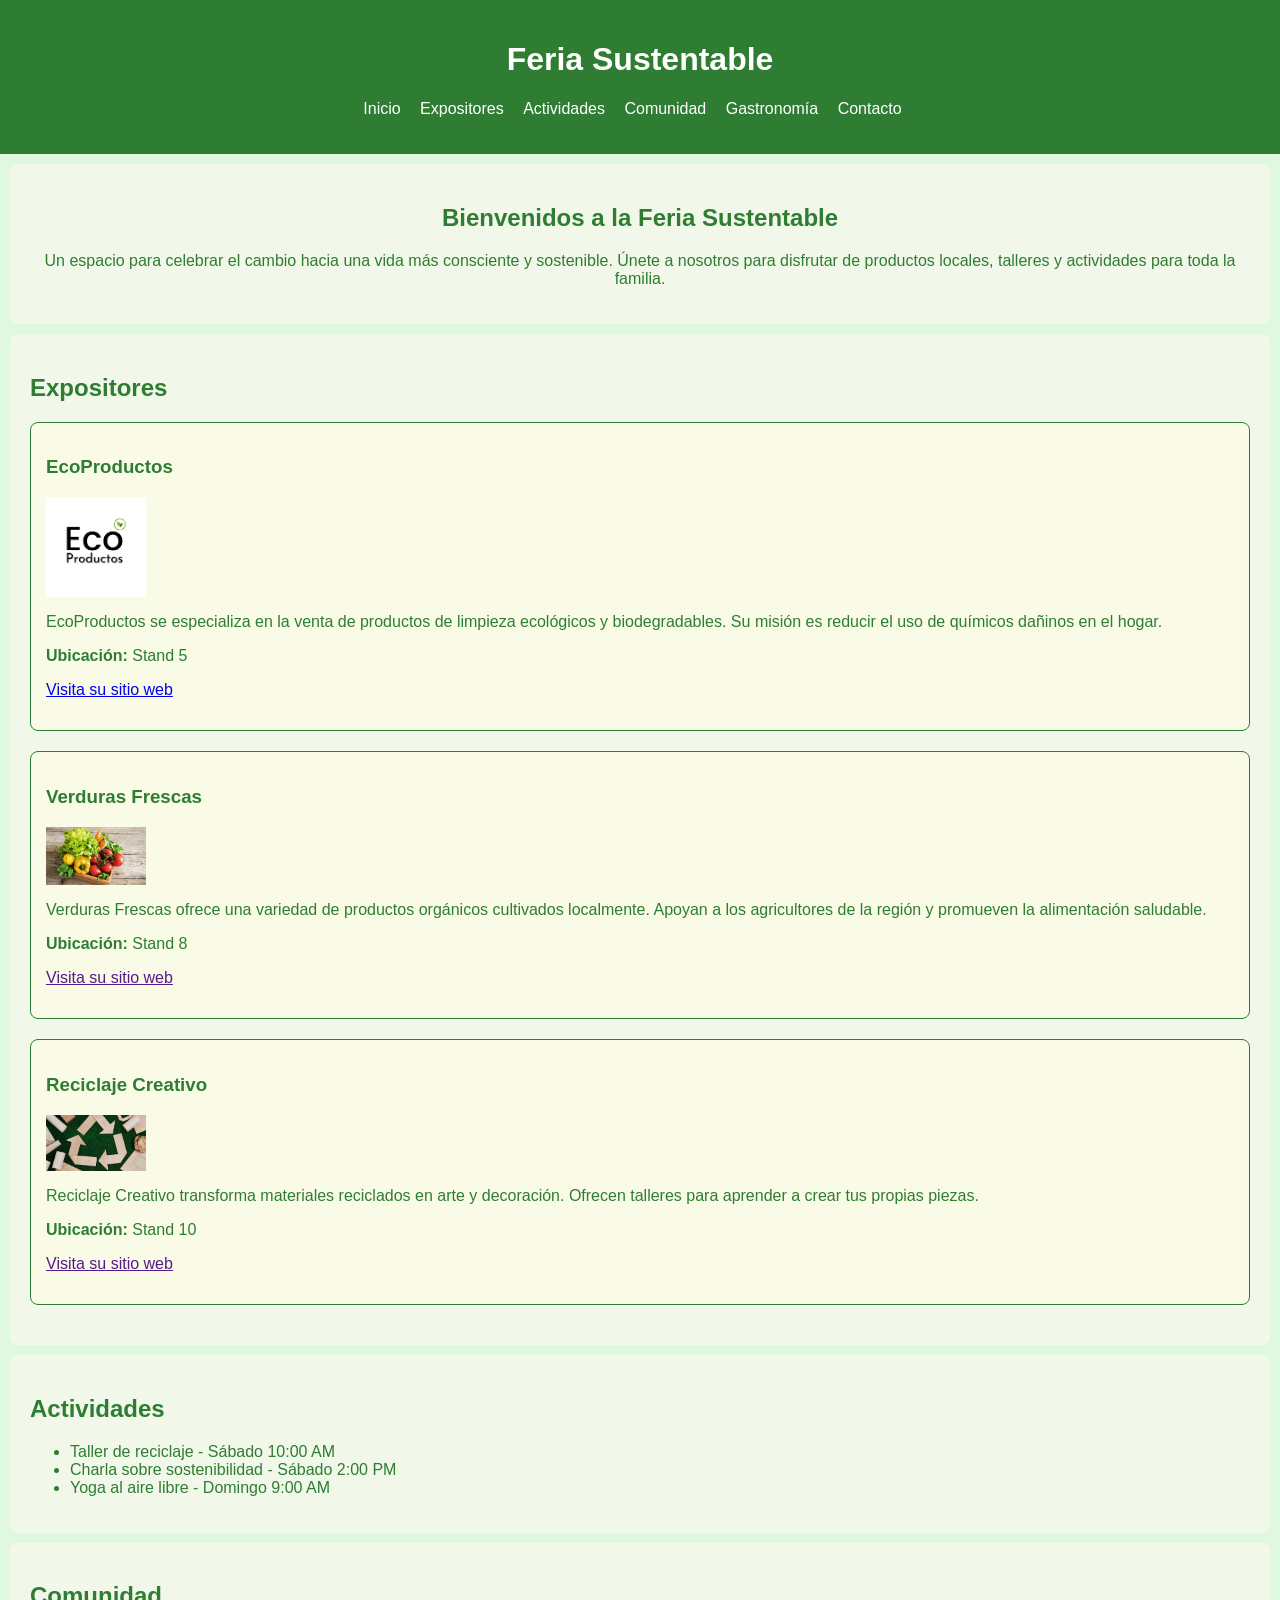
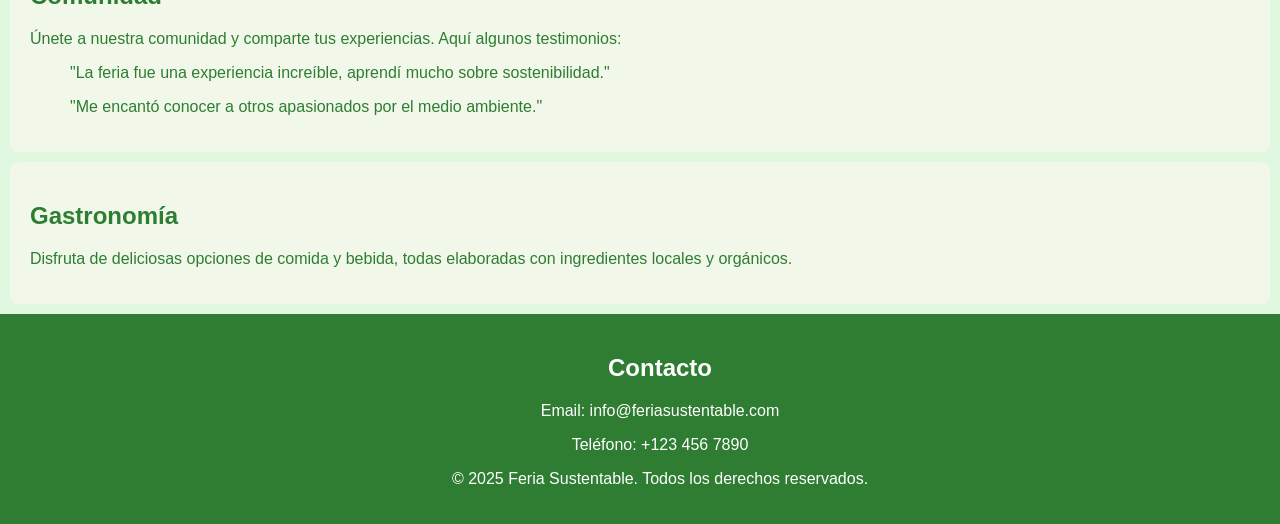
<file: feria-sustentable/index.html>
<!DOCTYPE html>
<html lang="es">
<head>
    <meta charset="UTF-8">
    <meta name="viewport" content="width=device-width, initial-scale=1.0">
    <title>Feria Sustentable</title>
    <link rel="stylesheet" href="styles.css">
</head>
<body>
    <header>
        <div class="logo">
            <h1>Feria Sustentable</h1>
        </div>
        <nav>
            <ul>
                <li><a href="#bienvenida">Inicio</a></li>
                <li><a href="#expositores">Expositores</a></li>
                <li><a href="#actividades">Actividades</a></li>
                <li><a href="#comunidad">Comunidad</a></li>
                <li><a href="#gastronomia">Gastronomía</a></li>
                <li><a href="#contacto">Contacto</a></li>
            </ul>
        </nav>
    </header>

    <main>
        <section id="bienvenida" class="bienvenida">
            <h2>Bienvenidos a la Feria Sustentable</h2>
            <p>Un espacio para celebrar el cambio hacia una vida más consciente y sostenible. Únete a nosotros para disfrutar de productos locales, talleres y actividades para toda la familia.</p>
        </section>

        <section id="expositores">
            <h2>Expositores</h2>
            
            <div class="expositor">
                <h3>EcoProductos</h3>
                <img src="EcoLogo.png" alt="Logo de EcoProductos" class="expositor-logo">
                <p>EcoProductos se especializa en la venta de productos de limpieza ecológicos y biodegradables. Su misión es reducir el uso de químicos dañinos en el hogar.</p>
                <p><strong>Ubicación:</strong> Stand 5</p>
                <p><a href="https://www.ecoproductos.com" target="_blank">Visita su sitio web</a></p>
            </div>

            <div class="expositor">
                <h3>Verduras Frescas</h3>
                <img src="Verduras-Frescas.jpg" alt="Logo de Verduras Frescas" class="expositor-logo">
                <p>Verduras Frescas ofrece una variedad de productos orgánicos cultivados localmente. Apoyan a los agricultores de la región y promueven la alimentación saludable.</p>
                <p><strong>Ubicación:</strong> Stand 8</p>
                <p><a href="" target="_blank">Visita su sitio web</a></p>
            </div>

            <div class="expositor">
                <h3>Reciclaje Creativo</h3>
                <img src="reciclaje-creativo.jpg" alt="Logo de Reciclaje Creativo" class="expositor-logo">
                <p>Reciclaje Creativo transforma materiales reciclados en arte y decoración. Ofrecen talleres para aprender a crear tus propias piezas.</p>
                <p><strong>Ubicación:</strong> Stand 10</p>
                <p><a href="" target="_blank">Visita su sitio web</a></p>
            </div>
        </section>

        <section id="actividades">
            <h2>Actividades</h2>
            <ul>
                <li>Taller de reciclaje - Sábado 10:00 AM</li>
                <li>Charla sobre sostenibilidad - Sábado 2:00 PM</li>
                <li>Yoga al aire libre - Domingo 9:00 AM</li>
            </ul>
        </section>

        <section id="comunidad">
            <h2>Comunidad</h2>
            <p>Únete a nuestra comunidad y comparte tus experiencias. Aquí algunos testimonios:</p>
            <blockquote>"La feria fue una experiencia increíble, aprendí mucho sobre sostenibilidad."</blockquote>
            <blockquote>"Me encantó conocer a otros apasionados por el medio ambiente."</blockquote>
        </section>

        <section id="gastronomia">
            <h2>Gastronomía</h2>
            <p>Disfruta de deliciosas opciones de comida y bebida, todas elaboradas con ingredientes locales y orgánicos.</p>
        </section>
    </main>

    <footer>
        <div class="contacto" id="contacto">
            <h2>Contacto</h2>
            <p>Email: info@feriasustentable.com</p>
            <p>Teléfono: +123 456 7890</p>
        </div>
        <p>&copy; 2025 Feria Sustentable. Todos los derechos reservados.</p>
    </footer>
</body>
</html>
</file>
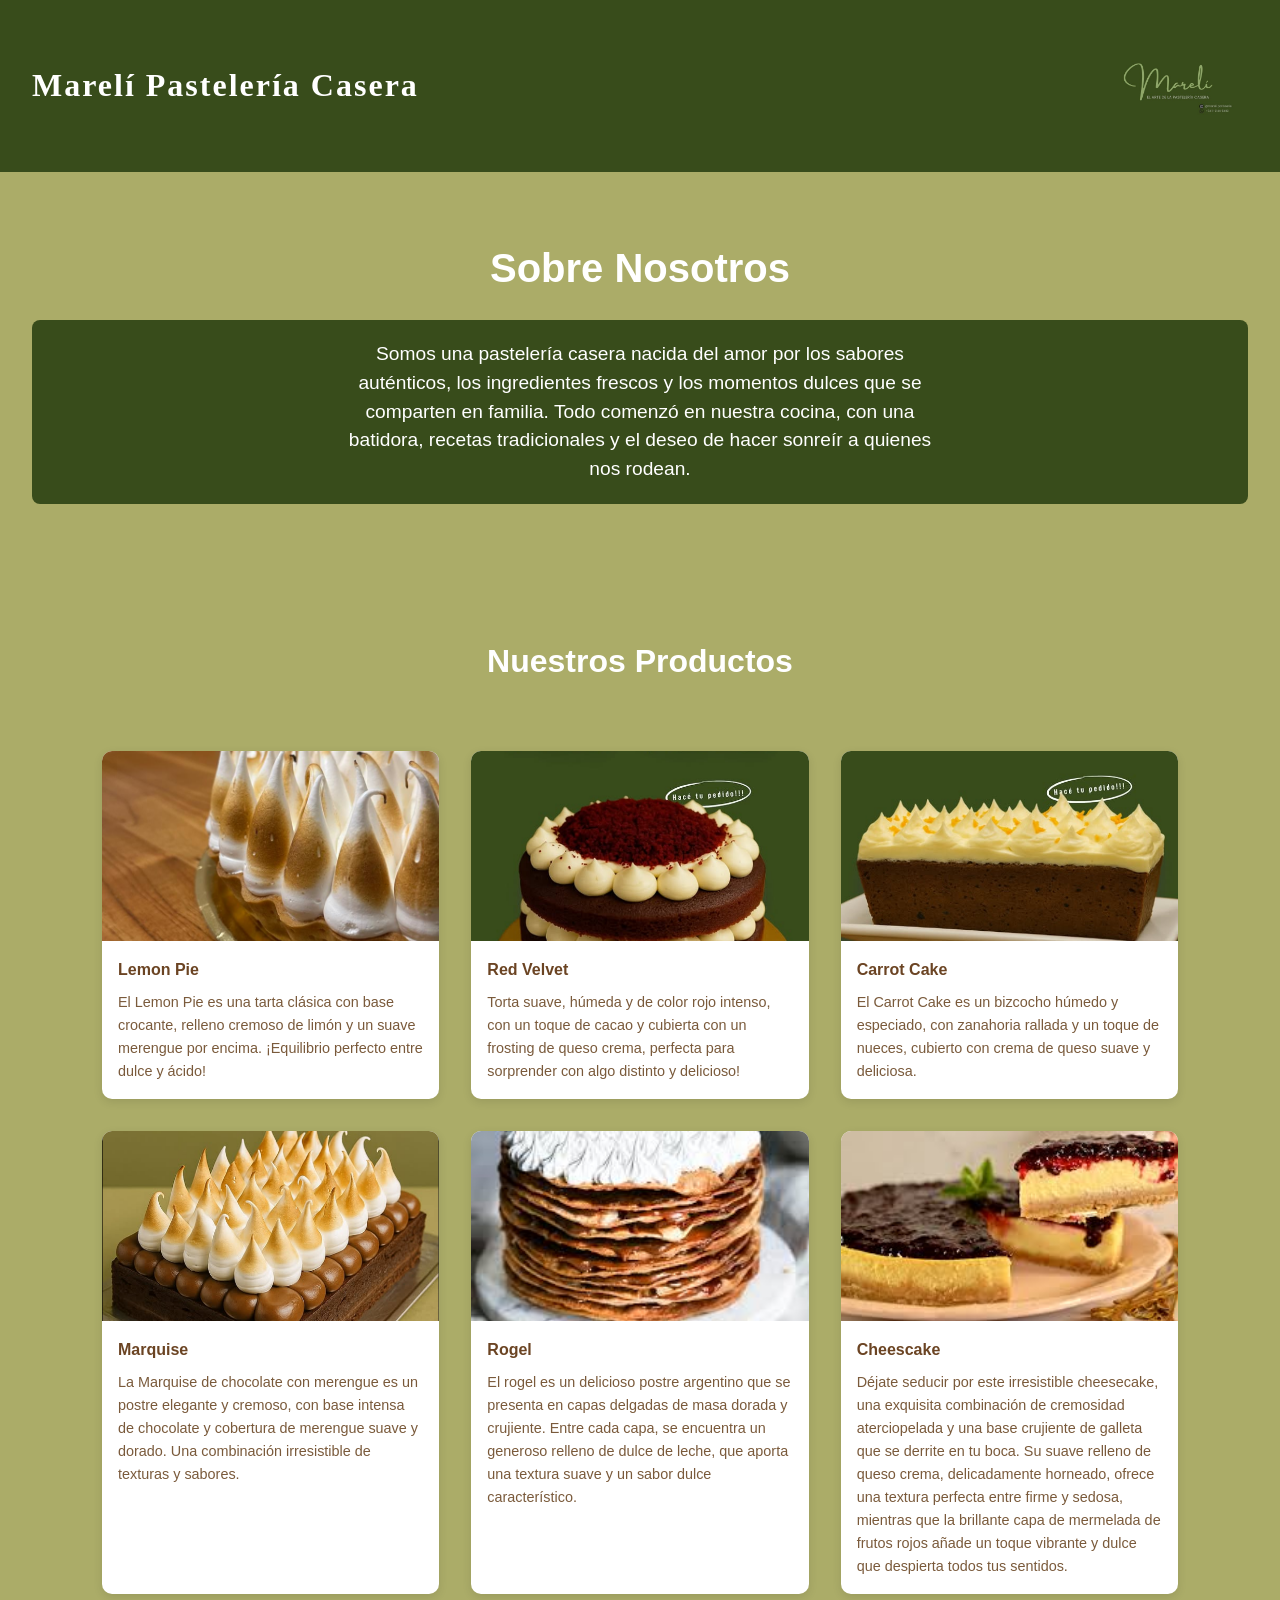
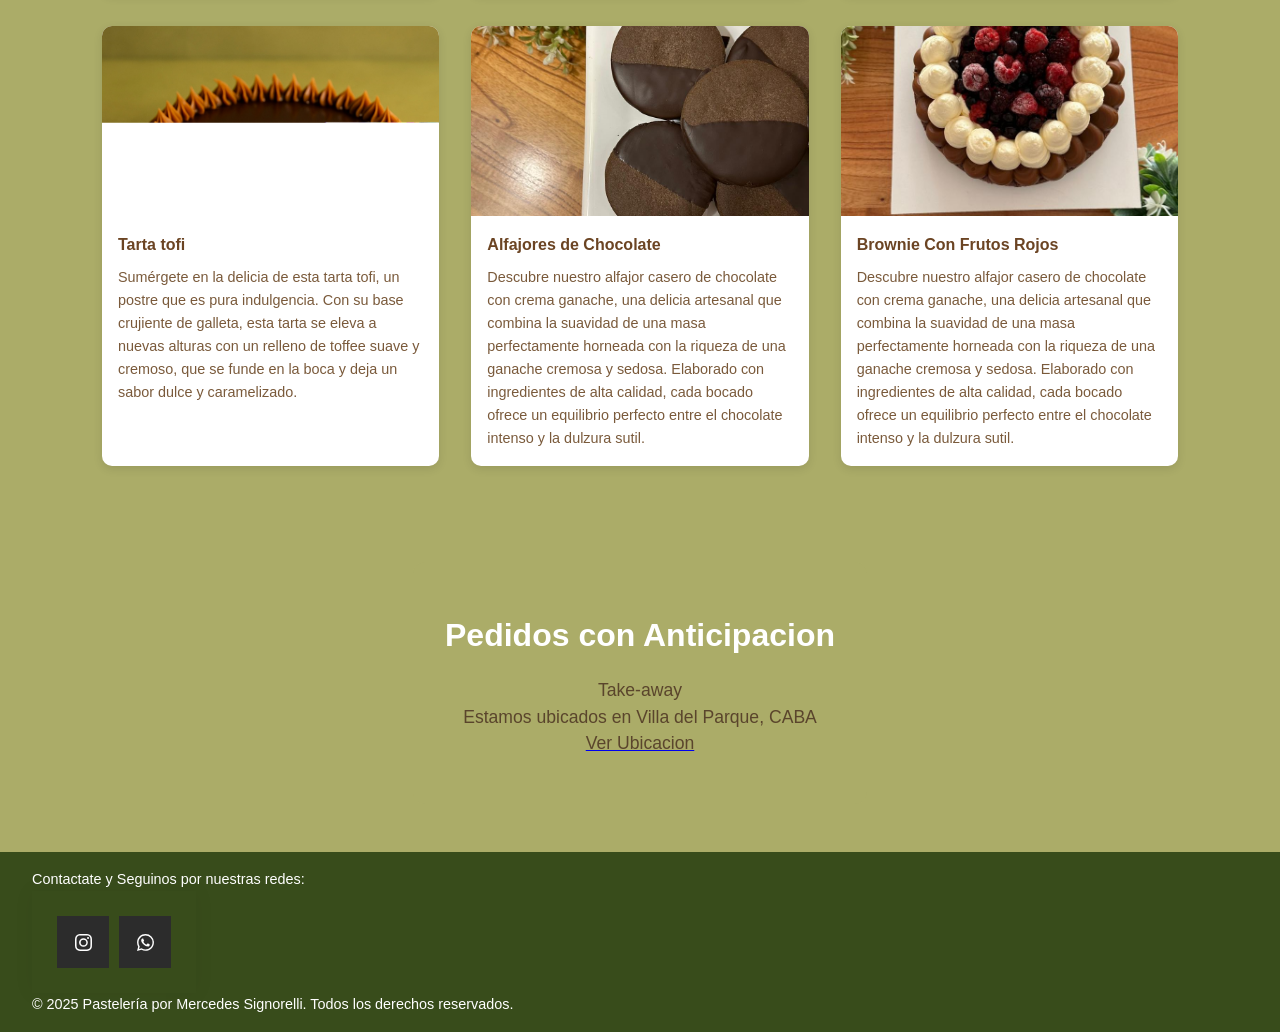
<file: mareli-pasteleria/index.html>
<!DOCTYPE html>
<html lang="es">
<head>
  <meta charset="UTF-8" />
  <meta name="viewport" content="width=device-width, initial-scale=1" />
  <title>Pastelería Lo de Mercedes </title>
  <link rel="stylesheet" href="pages.css" />
  <style>
    .Logo-image img {
      width: 140px;
      height: auto; /* mantiene proporción */
      display: block;
    }
  </style>
</head>
<body>
  <header class="Logo-image">
    <h1>Marelí Pastelería Casera</h1>
    <img src="Logo.png" alt="El logo de la marca">
  </header>

  <section class="hero">
    <h2>Sobre Nosotros</h2>
    <div class="about-container"> 
      <p class="about-container-color">Somos una pastelería casera nacida del amor por los sabores auténticos, los ingredientes frescos y los momentos dulces que se comparten en familia. Todo comenzó en nuestra cocina, con una batidora, recetas tradicionales y el deseo de hacer sonreír a quienes nos rodean.
       </p>
    </div> 
  </section>

  <section class="product-section">
    <h3>Nuestros Productos</h3>
    <div class="products">
      <article class="product-card">
        <div class="product-image"><img src="LemonPie.jpg" alt="Foto del LemonPie"></div>
        <div class="product-info">
          <h4>Lemon Pie</h4>
          <p>El Lemon Pie es una tarta clásica con base crocante, relleno cremoso de limón y un suave merengue por encima. ¡Equilibrio perfecto entre dulce y ácido!</p>
        </div>
      </article>
      <article class="product-card">
        <div class="product-image"><img src="Red-velvet.png" alt="Foto de la red velvet"></div>
        <div class="product-info">
          <h4>Red Velvet</h4>
          <p>Torta suave, húmeda y de color rojo intenso, con un toque de cacao y cubierta con un frosting de queso crema, perfecta para sorprender con algo distinto y delicioso!
          </p>
        </div>
      </article>
      <article class="product-card">
        <div class="product-image"><img src="Carrot-cake.png" alt="Foto de la Carrot Cake"></div>
        <div class="product-info">
          <h4>Carrot Cake</h4>
          <p>El Carrot Cake es un bizcocho húmedo y especiado, con zanahoria rallada y un toque de nueces, cubierto con crema de queso suave y deliciosa.</p>
        </div>
      </article>
      <article class="product-card">
        <div class="product-image"><img src="Marquise.png" alt="Foto del Marquise"></div>
        <div class="product-info">
          <h4>Marquise</h4>
          <p>La Marquise de chocolate con merengue es un postre elegante y cremoso, con base intensa de chocolate y cobertura de merengue suave y dorado. Una combinación irresistible de texturas y sabores.
          </p>
        </div>
      </article>
      <article class="product-card">
        <div class="product-image"><img src="Rogel.jpg" alt="Foto del Rogel"></div>
        <div class="product-info">
          <h4>Rogel</h4>
          <p>El rogel es un delicioso postre argentino que se presenta en capas delgadas de masa dorada y crujiente. Entre cada capa, se encuentra un generoso relleno de dulce de leche, que aporta una textura suave y un sabor dulce característico.
          </p>
        </div>
      </article>
      <article class="product-card">
        <div class="product-image"><img src="cheescake.jpg" alt="Foto del Cheescake"></div>
        <div class="product-info">
          <h4>Cheescake</h4>
          <p>Déjate seducir por este irresistible cheesecake, una exquisita combinación de cremosidad aterciopelada y una base crujiente de galleta que se derrite en tu boca. Su suave relleno de queso crema, delicadamente horneado, ofrece una textura perfecta entre firme y sedosa, mientras que la brillante capa de mermelada de frutos rojos añade un toque vibrante y dulce que despierta todos tus sentidos.
          </p>
        </div>
      </article>
        <article class="product-card">
        <div class="product-image"><img src="Tarta-Tofi.png" alt="Foto de la tarta tofi"></div>
        <div class="product-info">
          <h4>Tarta tofi</h4>
          <p>Sumérgete en la delicia de esta tarta tofi, un postre que es pura indulgencia. Con su base crujiente de galleta, esta tarta se eleva a nuevas alturas con un relleno de toffee suave y cremoso, que se funde en la boca y deja un sabor dulce y caramelizado.
          </p>
        </div>
      </article>
      <article class="product-card">
        <div class="product-image"><img src="alfajores.jpg" alt="Foto de los alfajores de chocolate."></div>
        <div class="product-info">
          <h4>Alfajores de Chocolate</h4>
          <p>Descubre nuestro alfajor casero de chocolate con crema ganache, una delicia artesanal que combina la suavidad de una masa perfectamente horneada con la riqueza de una ganache cremosa y sedosa. Elaborado con ingredientes de alta calidad, cada bocado ofrece un equilibrio perfecto entre el chocolate intenso y la dulzura sutil.</p>
        </div>
      </article>
      <article class="product-card">
        <div class="product-image"><img src="brownie.jpg" alt="Foto del brownie"></div>
        <div class="product-info">
          <h4>Brownie Con Frutos Rojos</h4>
          <p>Descubre nuestro alfajor casero de chocolate con crema ganache, una delicia artesanal que combina la suavidad de una masa perfectamente horneada con la riqueza de una ganache cremosa y sedosa. Elaborado con ingredientes de alta calidad, cada bocado ofrece un equilibrio perfecto entre el chocolate intenso y la dulzura sutil.</p>
        </div>
      </article>
    </div>
  </section>
  <section class="about-section">
    <h3>Pedidos con Anticipacion</h3>
    <p>Take-away</p>
    <p>Estamos ubicados en Villa del Parque, CABA</p>
    <a href="https://www.google.com/maps/place/Villa+del+Parque,+Cdad.+Aut%C3%B3noma+de+Buenos+Aires/@-34.6058765,-58.5106441,14z/data=!3m1!4b1!4m6!3m5!1s0x95bcc9df44319d89:0x72e02046997c8cef!8m2!3d-34.6048651!4d-58.4905535!16s%2Fm%2F03qn8px?entry=ttu&g_ep=EgoyMDI1MDUyOC4wIKXMDSoASAFQAw%3D%3D" target="_blank"><p>Ver Ubicacion</p></a>
  </section>
  
  <footer>
    <p>Contactate y Seguinos por nuestras redes: </p>
    <div class="card">
      <a href="https://www.instagram.com/mareli.patisserie/" target="_blank" class="socialContainer containerOne">
        <svg class="socialSvg instagramSvg" viewBox="0 0 16 16"> <path d="M8 0C5.829 0 5.556.01 4.703.048 3.85.088 3.269.222 2.76.42a3.917 3.917 0 0 0-1.417.923A3.927 3.927 0 0 0 .42 2.76C.222 3.268.087 3.85.048 4.7.01 5.555 0 5.827 0 8.001c0 2.172.01 2.444.048 3.297.04.852.174 1.433.372 1.942.205.526.478.972.923 1.417.444.445.89.719 1.416.923.51.198 1.09.333 1.942.372C5.555 15.99 5.827 16 8 16s2.444-.01 3.298-.048c.851-.04 1.434-.174 1.943-.372a3.916 3.916 0 0 0 1.416-.923c.445-.445.718-.891.923-1.417.197-.509.332-1.09.372-1.942C15.99 10.445 16 10.173 16 8s-.01-2.445-.048-3.299c-.04-.851-.175-1.433-.372-1.941a3.926 3.926 0 0 0-.923-1.417A3.911 3.911 0 0 0 13.24.42c-.51-.198-1.092-.333-1.943-.372C10.443.01 10.172 0 7.998 0h.003zm-.717 1.442h.718c2.136 0 2.389.007 3.232.046.78.035 1.204.166 1.486.275.373.145.64.319.92.599.28.28.453.546.598.92.11.281.24.705.275 1.485.039.843.047 1.096.047 3.231s-.008 2.389-.047 3.232c-.035.78-.166 1.203-.275 1.485a2.47 2.47 0 0 1-.599.919c-.28.28-.546.453-.92.598-.28.11-.704.24-1.485.276-.843.038-1.096.047-3.232.047s-2.39-.009-3.233-.047c-.78-.036-1.203-.166-1.485-.276a2.478 2.478 0 0 1-.92-.598 2.48 2.48 0 0 1-.6-.92c-.109-.281-.24-.705-.275-1.485-.038-.843-.046-1.096-.046-3.233 0-2.136.008-2.388.046-3.231.036-.78.166-1.204.276-1.486.145-.373.319-.64.599-.92.28-.28.546-.453.92-.598.282-.11.705-.24 1.485-.276.738-.034 1.024-.044 2.515-.045v.002zm4.988 1.328a.96.96 0 1 0 0 1.92.96.96 0 0 0 0-1.92zm-4.27 1.122a4.109 4.109 0 1 0 0 8.217 4.109 4.109 0 0 0 0-8.217zm0 1.441a2.667 2.667 0 1 1 0 5.334 2.667 2.667 0 0 1 0-5.334z"></path> </svg>
      </a>

      <a href="https://wa.me/5491131445490" target="_blank" rel="noopener" class="socialContainer containerFour">
        <svg class="socialSvg whatsappSvg" viewBox="0 0 16 16"> <path d="M13.601 2.326A7.854 7.854 0 0 0 7.994 0C3.627 0 .068 3.558.064 7.926c0 1.399.366 2.76 1.057 3.965L0 16l4.204-1.102a7.933 7.933 0 0 0 3.79.965h.004c4.368 0 7.926-3.558 7.93-7.93A7.898 7.898 0 0 0 13.6 2.326zM7.994 14.521a6.573 6.573 0 0 1-3.356-.92l-.24-.144-2.494.654.666-2.433-.156-.251a6.56 6.56 0 0 1-1.007-3.505c0-3.626 2.957-6.584 6.591-6.584a6.56 6.56 0 0 1 4.66 1.931 6.557 6.557 0 0 1 1.928 4.66c-.004 3.639-2.961 6.592-6.592 6.592zm3.615-4.934c-.197-.099-1.17-.578-1.353-.646-.182-.065-.315-.099-.445.099-.133.197-.513.646-.627.775-.114.133-.232.148-.43.05-.197-.1-.836-.308-1.592-.985-.59-.525-.985-1.175-1.103-1.372-.114-.198-.011-.304.088-.403.087-.088.197-.232.296-.346.1-.114.133-.198.198-.33.065-.134.034-.248-.015-.347-.05-.099-.445-1.076-.612-1.47-.16-.389-.323-.335-.445-.34-.114-.007-.247-.007-.38-.007a.729.729 0 0 0-.529.247c-.182.198-.691.677-.691 1.654 0 .977.71 1.916.81 2.049.098.133 1.394 2.132 3.383 2.992.47.205.84.326 1.129.418.475.152.904.129 1.246.08.38-.058 1.171-.48 1.338-.943.164-.464.164-.86.114-.943-.049-.084-.182-.133-.38-.232z"></path> </svg>
      </a>
    </div>             
    &copy; 2025 Pastelería por Mercedes Signorelli. Todos los derechos reservados.
  </footer>
</body>
</html>
</file>
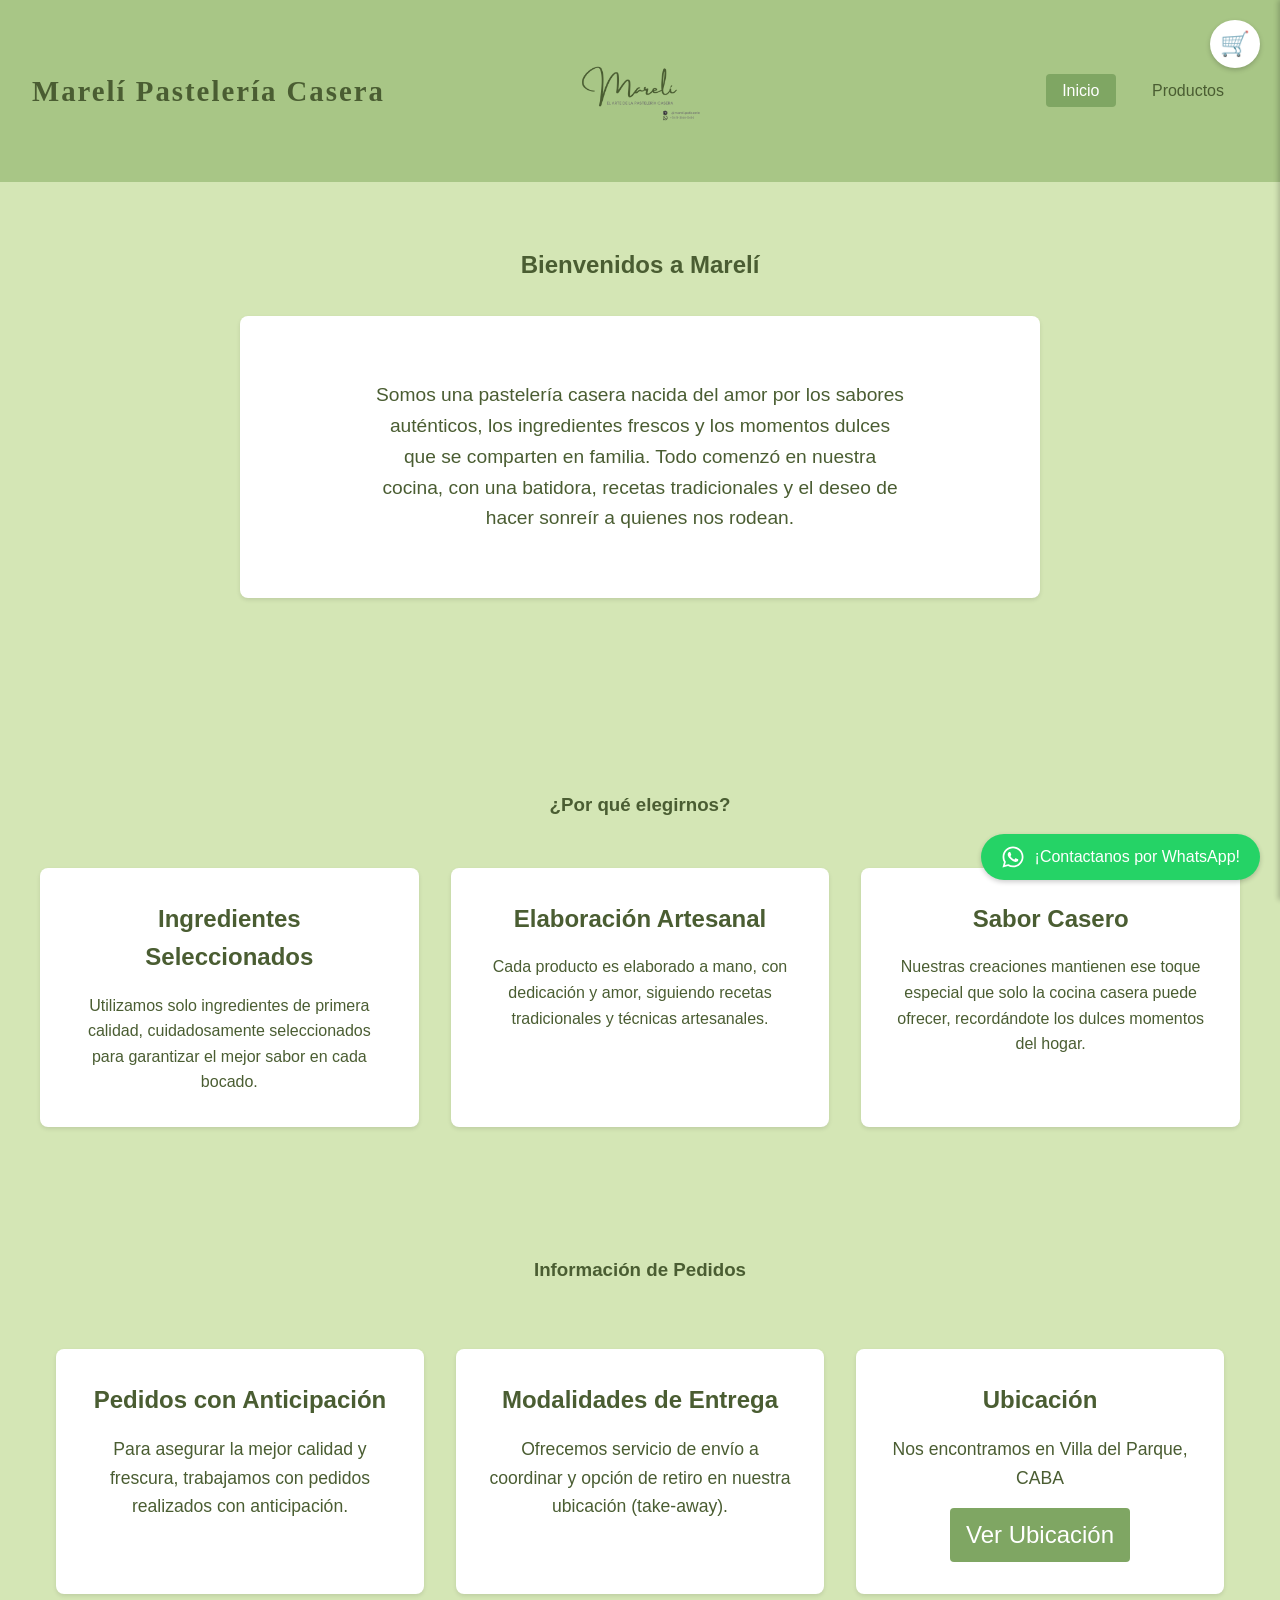
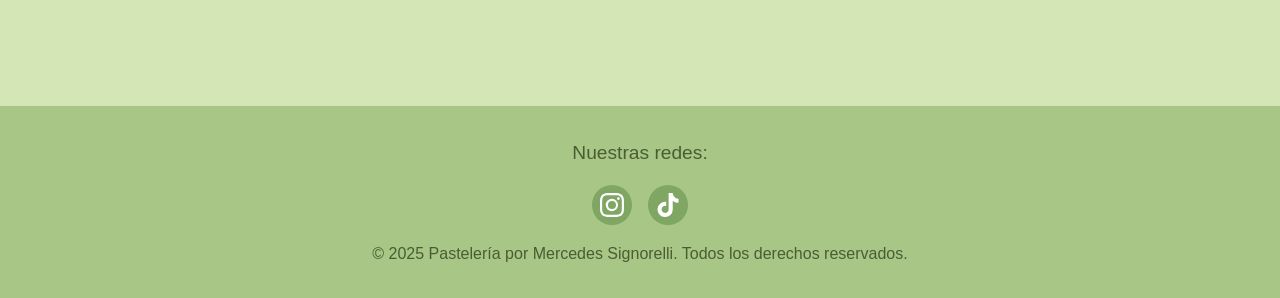
<file: mareli-pasteleria/versiones/MainMarelipasteleria/index.html>
<!DOCTYPE html>
<html lang="es">
<head>
  <meta charset="UTF-8" />
  <meta name="viewport" content="width=device-width, initial-scale=1" />
  <title>Inicio - Pastelería Lo de Mercedes</title>
  <link rel="stylesheet" href="pages.css" />
  <script src="cart.js" defer></script>
</head>
<body>
  <button class="cart-button" onclick="toggleCart()">
    🛒
    <span id="cart-badge" class="cart-badge">0</span>
  </button>

  <div id="cart-panel" class="cart-panel">
    <div class="cart-header">
      <h2>Carrito de Compras</h2>
      <button class="cart-close" onclick="toggleCart()">×</button>
    </div>
    <div id="cart-items" class="cart-items"></div>
    <div class="cart-footer">
      <div class="coupon-section">
        <input type="text" id="couponCode" placeholder="Código de descuento" class="coupon-input">
        <button onclick="applyCoupon()" class="coupon-button">Aplicar</button>
      </div>
      <div class="cart-total">
        <div class="subtotal">
          <span>Subtotal:</span>
          <span id="cart-subtotal">$0</span>
        </div>
        <div class="discount" id="discount-container" style="display: none;">
          <span>Descuento:</span>
          <span id="discount-amount">-$0</span>
        </div>
        <div class="final-total">
          <span>Total:</span>
          <span id="cart-total">$0</span>
        </div>
      </div>
      <button class="checkout-button" onclick="checkout()">Finalizar Compra por WhatsApp</button>
    </div>
  </div>

  <div id="cart-notification" class="cart-notification">
    ¡Producto agregado al carrito!
  </div>
  <div id="coupon-notification" class="cart-notification coupon-notification">
    ¡Descuento aplicado correctamente!
  </div>
  <div id="coupon-error-notification" class="cart-notification coupon-error-notification">
    Este cupón ya está aplicado
  </div>

  <header class="Logo-image">
    <h1>Marelí Pastelería Casera</h1>
    <img src="Logo.png" alt="El logo de la marca">
    <nav>
      <a href="index.html" class="active">Inicio</a>
      <a href="productos.html">Productos</a>
    </nav>
  </header>

  <a href="https://wa.me/5491131445490" class="whatsapp-float" target="_blank">
    <svg xmlns="http://www.w3.org/2000/svg" viewBox="0 0 448 512" fill="white">
      <path d="M380.9 97.1C339 55.1 283.2 32 223.9 32c-122.4 0-222 99.6-222 222 0 39.1 10.2 77.3 29.6 111L0 480l117.7-30.9c32.4 17.7 68.9 27 106.1 27h.1c122.3 0 224.1-99.6 224.1-222 0-59.3-25.2-115-67.1-157zm-157 341.6c-33.2 0-65.7-8.9-94-25.7l-6.7-4-69.8 18.3L72 359.2l-4.4-7c-18.5-29.4-28.2-63.3-28.2-98.2 0-101.7 82.8-184.5 184.6-184.5 49.3 0 95.6 19.2 130.4 54.1 34.8 34.9 56.2 81.2 56.1 130.5 0 101.8-84.9 184.6-186.6 184.6zm101.2-138.2c-5.5-2.8-32.8-16.2-37.9-18-5.1-1.9-8.8-2.8-12.5 2.8-3.7 5.6-14.3 18-17.6 21.8-3.2 3.7-6.5 4.2-12 1.4-32.6-16.3-54-29.1-75.5-66-5.7-9.8 5.7-9.1 16.3-30.3 1.8-3.7.9-6.9-.5-9.7-1.4-2.8-12.5-30.1-17.1-41.2-4.5-10.8-9.1-9.3-12.5-9.5-3.2-.2-6.9-.2-10.6-.2-3.7 0-9.7 1.4-14.8 6.9-5.1 5.6-19.4 19-19.4 46.3 0 27.3 19.9 53.7 22.6 57.4 2.8 3.7 39.1 59.7 94.8 83.8 35.2 15.2 49 16.5 66.6 13.9 10.7-1.6 32.8-13.4 37.4-26.4 4.6-13 4.6-24.1 3.2-26.4-1.3-2.5-5-3.9-10.5-6.6z"/>
    </svg>
    <span>¡Contactanos por WhatsApp!</span>
  </a>

  <section class="hero">
    <h2>Bienvenidos a Marelí</h2>
    <div class="about-container">
      <p class="about-container-color">
        Somos una pastelería casera nacida del amor por los sabores auténticos, los ingredientes frescos y los momentos dulces que se comparten en familia. Todo comenzó en nuestra cocina, con una batidora, recetas tradicionales y el deseo de hacer sonreír a quienes nos rodean.
      </p>
    </div>
  </section>

  <section class="features">
    <h3>¿Por qué elegirnos?</h3>
    <div class="features-grid">
      <div class="feature-card">
        <h4>Ingredientes Seleccionados</h4>
        <p>Utilizamos solo ingredientes de primera calidad, cuidadosamente seleccionados para garantizar el mejor sabor en cada bocado.</p>
      </div>
      <div class="feature-card">
        <h4>Elaboración Artesanal</h4>
        <p>Cada producto es elaborado a mano, con dedicación y amor, siguiendo recetas tradicionales y técnicas artesanales.</p>
      </div>
      <div class="feature-card">
        <h4>Sabor Casero</h4>
        <p>Nuestras creaciones mantienen ese toque especial que solo la cocina casera puede ofrecer, recordándote los dulces momentos del hogar.</p>
      </div>
    </div>
  </section>

  <section class="about-section">
    <h3>Información de Pedidos</h3>
    <div class="info-container">
      <div class="info-item">
        <h4>Pedidos con Anticipación</h4>
        <p>Para asegurar la mejor calidad y frescura, trabajamos con pedidos realizados con anticipación.</p>
      </div>
      <div class="info-item">
        <h4>Modalidades de Entrega</h4>
        <p>Ofrecemos servicio de envío a coordinar y opción de retiro en nuestra ubicación (take-away).</p>
      </div>
      <div class="info-item">
        <h4>Ubicación</h4>
        <p>Nos encontramos en Villa del Parque, CABA</p>
        <a href="https://www.google.com/maps/place/Villa+del+Parque,+Cdad.+Aut%C3%B3noma+de+Buenos+Aires/@-34.6058765,-58.5106441,14z/data=!3m1!4b1!4m6!3m5!1s0x95bcc9df44319d89:0x72e02046997c8cef!8m2!3d-34.6048651!4d-58.4905535!16s%2Fm%2F03qn8px?entry=ttu&g_ep=EgoyMDI1MDUyOC4wIKXMDSoASAFQAw%3D%3D" target="_blank" class="map-link">Ver Ubicación</a>
      </div>
    </div>
  </section>

  <footer>
    <p>Nuestras redes: </p>
    <div class="card">
      <a href="https://www.instagram.com/mareli.patisserie/" target="_blank" class="socialContainer containerOne">
        <svg class="socialSvg instagramSvg" viewBox="0 0 16 16"> <path d="M8 0C5.829 0 5.556.01 4.703.048 3.85.088 3.269.222 2.76.42a3.917 3.917 0 0 0-1.417.923A3.927 3.927 0 0 0 .42 2.76C.222 3.268.087 3.85.048 4.7.01 5.555 0 5.827 0 8.001c0 2.172.01 2.444.048 3.297.04.852.174 1.433.372 1.942.205.526.478.972.923 1.417.444.445.89.719 1.416.923.51.198 1.09.333 1.942.372C5.555 15.99 5.827 16 8 16s2.444-.01 3.298-.048c.851-.04 1.434-.174 1.943-.372a3.916 3.916 0 0 0 1.416-.923c.445-.445.718-.891.923-1.417.197-.509.332-1.09.372-1.942C15.99 10.445 16 10.173 16 8s-.01-2.445-.048-3.299c-.04-.851-.175-1.433-.372-1.941a3.926 3.926 0 0 0-.923-1.417A3.911 3.911 0 0 0 13.24.42c-.51-.198-1.092-.333-1.943-.372C10.443.01 10.172 0 7.998 0h.003zm-.717 1.442h.718c2.136 0 2.389.007 3.232.046.78.035 1.204.166 1.486.275.373.145.64.319.92.599.28.28.453.546.598.92.11.281.24.705.275 1.485.039.843.047 1.096.047 3.231s-.008 2.389-.047 3.232c-.035.78-.166 1.203-.275 1.485a2.47 2.47 0 0 1-.599.919c-.28.28-.546.453-.92.598-.28.11-.704.24-1.485.276-.843.038-1.096.047-3.232.047s-2.39-.009-3.233-.047c-.78-.036-1.203-.166-1.485-.276a2.478 2.478 0 0 1-.92-.598 2.48 2.48 0 0 1-.6-.92c-.109-.281-.24-.705-.275-1.485-.038-.843-.046-1.096-.046-3.233 0-2.136.008-2.388.046-3.231.036-.78.166-1.204.276-1.486.145-.373.319-.64.599-.92.28-.28.546-.453.92-.598.282-.11.705-.24 1.485-.276.738-.034 1.024-.044 2.515-.045v.002zm4.988 1.328a.96.96 0 1 0 0 1.92.96.96 0 0 0 0-1.92zm-4.27 1.122a4.109 4.109 0 1 0 0 8.217 4.109 4.109 0 0 0 0-8.217zm0 1.441a2.667 2.667 0 1 1 0 5.334 2.667 2.667 0 0 1 0-5.334z"></path> </svg>
      </a>
      <a href="https://www.tiktok.com/@marelipasteleria" target="_blank" class="socialContainer containerTwo">
        <svg class="socialSvg tiktokSvg" viewBox="0 0 448 512">
          <path fill="white" d="M448,209.91a210.06,210.06,0,0,1-122.77-39.25V349.38A162.55,162.55,0,1,1,185,188.31V278.2a74.62,74.62,0,1,0,52.23,71.18V0l88,0a121.18,121.18,0,0,0,1.86,22.17h0A122.18,122.18,0,0,0,381,102.39a121.43,121.43,0,0,0,67,20.14Z"/>
        </svg>
      </a>
    </div>             
    &copy; 2025 Pastelería por Mercedes Signorelli. Todos los derechos reservados.
  </footer>
</body>
</html>
</file>
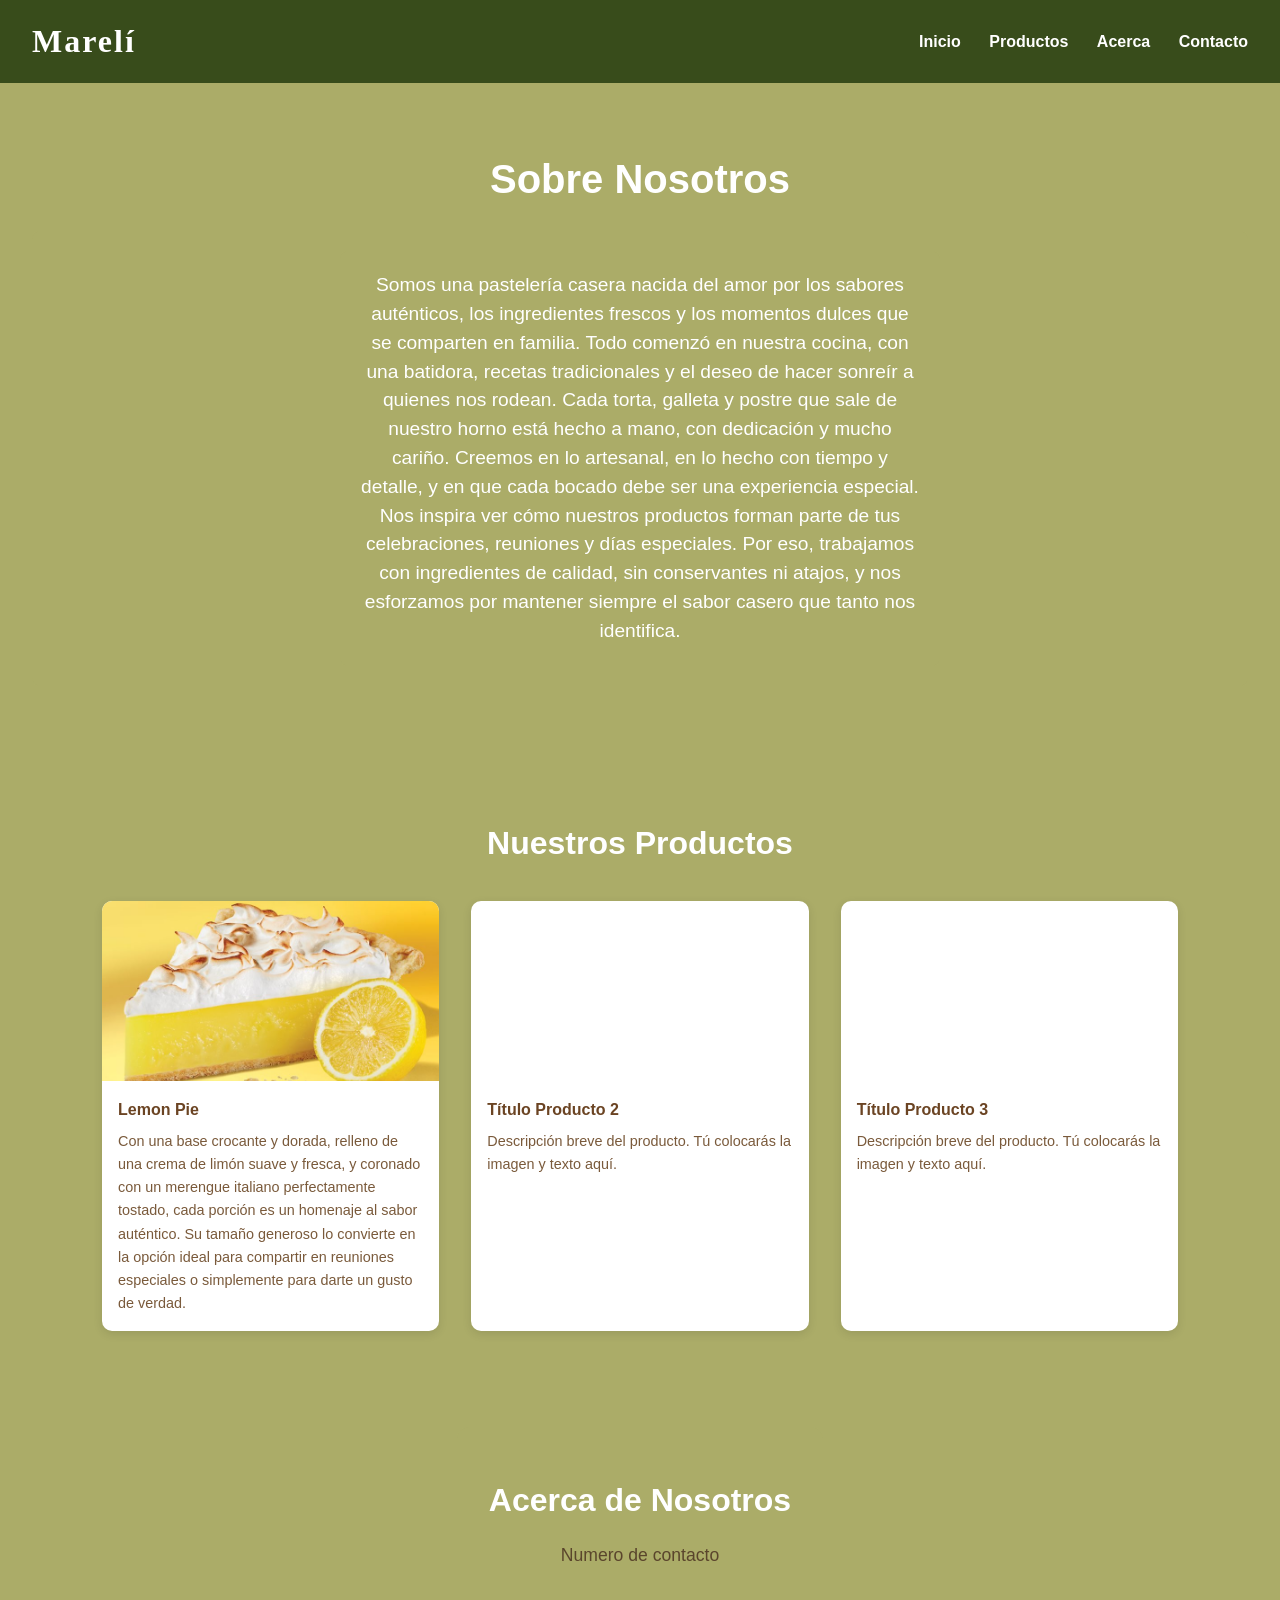
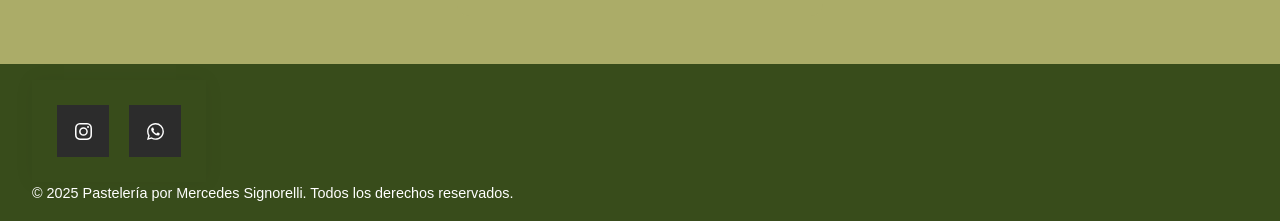
<file: mareli-pasteleria/versiones/ProyectoPasteleria/index.html>
<!DOCTYPE html>
<html lang="es">
<head>
  <meta charset="UTF-8" />
  <meta name="viewport" content="width=device-width, initial-scale=1" />
  <title>Pastelería Lo de Mercedes </title>
  <link rel="stylesheet" href="pages.css" />
</head>
<body>
  <header>
    <h1>Marelí</h1>
    <nav>
      <a href="#">Inicio</a>
      <a href="#">Productos</a>
      <a href="#">Acerca</a>
      <a href="#">Contacto</a>
    </nav>
  </header>

  <section class="hero">
    <h2>Sobre Nosotros</h2>
    <div class="about-container"> 
      <p class="about-container">Somos una pastelería casera nacida del amor por los sabores auténticos, los ingredientes frescos y los momentos dulces que se comparten en familia. Todo comenzó en nuestra cocina, con una batidora, recetas tradicionales y el deseo de hacer sonreír a quienes nos rodean.

        Cada torta, galleta y postre que sale de nuestro horno está hecho a mano, con dedicación y mucho cariño. Creemos en lo artesanal, en lo hecho con tiempo y detalle, y en que cada bocado debe ser una experiencia especial.
        
        Nos inspira ver cómo nuestros productos forman parte de tus celebraciones, reuniones y días especiales. Por eso, trabajamos con ingredientes de calidad, sin conservantes ni atajos, y nos esforzamos por mantener siempre el sabor casero que tanto nos identifica.</p>
    </div> 
  </section>

  <section class="product-section">
    <h3>Nuestros Productos</h3>
    <div class="products">
      <article class="product-card">
        <div class="product-image"><img src="LemonPie.jpg" alt=""></div>
        <div class="product-info">
          <h4>Lemon Pie</h4>
          <p>Con una base crocante y dorada, relleno de una crema de limón suave y fresca, y coronado con un merengue italiano perfectamente tostado, cada porción es un homenaje al sabor auténtico. Su tamaño generoso lo convierte en la opción ideal para compartir en reuniones especiales o simplemente para darte un gusto de verdad.</p>
        </div>
      </article>
      <article class="product-card">
        <div class="product-image"> <!-- Imagen aquí --> </div>
        <div class="product-info">
          <h4>Título Producto 2</h4>
          <p>Descripción breve del producto. Tú colocarás la imagen y texto aquí.</p>
        </div>
      </article>
      <article class="product-card">
        <div class="product-image"> <!-- Imagen aquí --> </div>
        <div class="product-info">
          <h4>Título Producto 3</h4>
          <p>Descripción breve del producto. Tú colocarás la imagen y texto aquí.</p>
        </div>
      </article>
    </div>
  </section>

  <section class="about-section">
    <h3>Acerca de Nosotros</h3>
    <p>Numero de contacto</p>
  </section>
  
  <footer>
    <div class="card">
      <a href="https://www.instagram.com/mareli.patisserie/" class="socialContainer containerOne">
        <svg class="socialSvg instagramSvg" viewBox="0 0 16 16"> <path d="M8 0C5.829 0 5.556.01 4.703.048 3.85.088 3.269.222 2.76.42a3.917 3.917 0 0 0-1.417.923A3.927 3.927 0 0 0 .42 2.76C.222 3.268.087 3.85.048 4.7.01 5.555 0 5.827 0 8.001c0 2.172.01 2.444.048 3.297.04.852.174 1.433.372 1.942.205.526.478.972.923 1.417.444.445.89.719 1.416.923.51.198 1.09.333 1.942.372C5.555 15.99 5.827 16 8 16s2.444-.01 3.298-.048c.851-.04 1.434-.174 1.943-.372a3.916 3.916 0 0 0 1.416-.923c.445-.445.718-.891.923-1.417.197-.509.332-1.09.372-1.942C15.99 10.445 16 10.173 16 8s-.01-2.445-.048-3.299c-.04-.851-.175-1.433-.372-1.941a3.926 3.926 0 0 0-.923-1.417A3.911 3.911 0 0 0 13.24.42c-.51-.198-1.092-.333-1.943-.372C10.443.01 10.172 0 7.998 0h.003zm-.717 1.442h.718c2.136 0 2.389.007 3.232.046.78.035 1.204.166 1.486.275.373.145.64.319.92.599.28.28.453.546.598.92.11.281.24.705.275 1.485.039.843.047 1.096.047 3.231s-.008 2.389-.047 3.232c-.035.78-.166 1.203-.275 1.485a2.47 2.47 0 0 1-.599.919c-.28.28-.546.453-.92.598-.28.11-.704.24-1.485.276-.843.038-1.096.047-3.232.047s-2.39-.009-3.233-.047c-.78-.036-1.203-.166-1.485-.276a2.478 2.478 0 0 1-.92-.598 2.48 2.48 0 0 1-.6-.92c-.109-.281-.24-.705-.275-1.485-.038-.843-.046-1.096-.046-3.233 0-2.136.008-2.388.046-3.231.036-.78.166-1.204.276-1.486.145-.373.319-.64.599-.92.28-.28.546-.453.92-.598.282-.11.705-.24 1.485-.276.738-.034 1.024-.044 2.515-.045v.002zm4.988 1.328a.96.96 0 1 0 0 1.92.96.96 0 0 0 0-1.92zm-4.27 1.122a4.109 4.109 0 1 0 0 8.217 4.109 4.109 0 0 0 0-8.217zm0 1.441a2.667 2.667 0 1 1 0 5.334 2.667 2.667 0 0 1 0-5.334z"></path> </svg>
      </a>

      <a href="https://wa.me/5491131445490" target="_blank" rel="noopener" class="socialContainer containerFour">
        <svg class="socialSvg whatsappSvg" viewBox="0 0 16 16"> <path d="M13.601 2.326A7.854 7.854 0 0 0 7.994 0C3.627 0 .068 3.558.064 7.926c0 1.399.366 2.76 1.057 3.965L0 16l4.204-1.102a7.933 7.933 0 0 0 3.79.965h.004c4.368 0 7.926-3.558 7.93-7.93A7.898 7.898 0 0 0 13.6 2.326zM7.994 14.521a6.573 6.573 0 0 1-3.356-.92l-.24-.144-2.494.654.666-2.433-.156-.251a6.56 6.56 0 0 1-1.007-3.505c0-3.626 2.957-6.584 6.591-6.584a6.56 6.56 0 0 1 4.66 1.931 6.557 6.557 0 0 1 1.928 4.66c-.004 3.639-2.961 6.592-6.592 6.592zm3.615-4.934c-.197-.099-1.17-.578-1.353-.646-.182-.065-.315-.099-.445.099-.133.197-.513.646-.627.775-.114.133-.232.148-.43.05-.197-.1-.836-.308-1.592-.985-.59-.525-.985-1.175-1.103-1.372-.114-.198-.011-.304.088-.403.087-.088.197-.232.296-.346.1-.114.133-.198.198-.33.065-.134.034-.248-.015-.347-.05-.099-.445-1.076-.612-1.47-.16-.389-.323-.335-.445-.34-.114-.007-.247-.007-.38-.007a.729.729 0 0 0-.529.247c-.182.198-.691.677-.691 1.654 0 .977.71 1.916.81 2.049.098.133 1.394 2.132 3.383 2.992.47.205.84.326 1.129.418.475.152.904.129 1.246.08.38-.058 1.171-.48 1.338-.943.164-.464.164-.86.114-.943-.049-.084-.182-.133-.38-.232z"></path> </svg>
      </a>
    </div>             

    &copy; 2025 Pastelería por Mercedes Signorelli. Todos los derechos reservados.
  </footer>
</body>
</html>
</file>
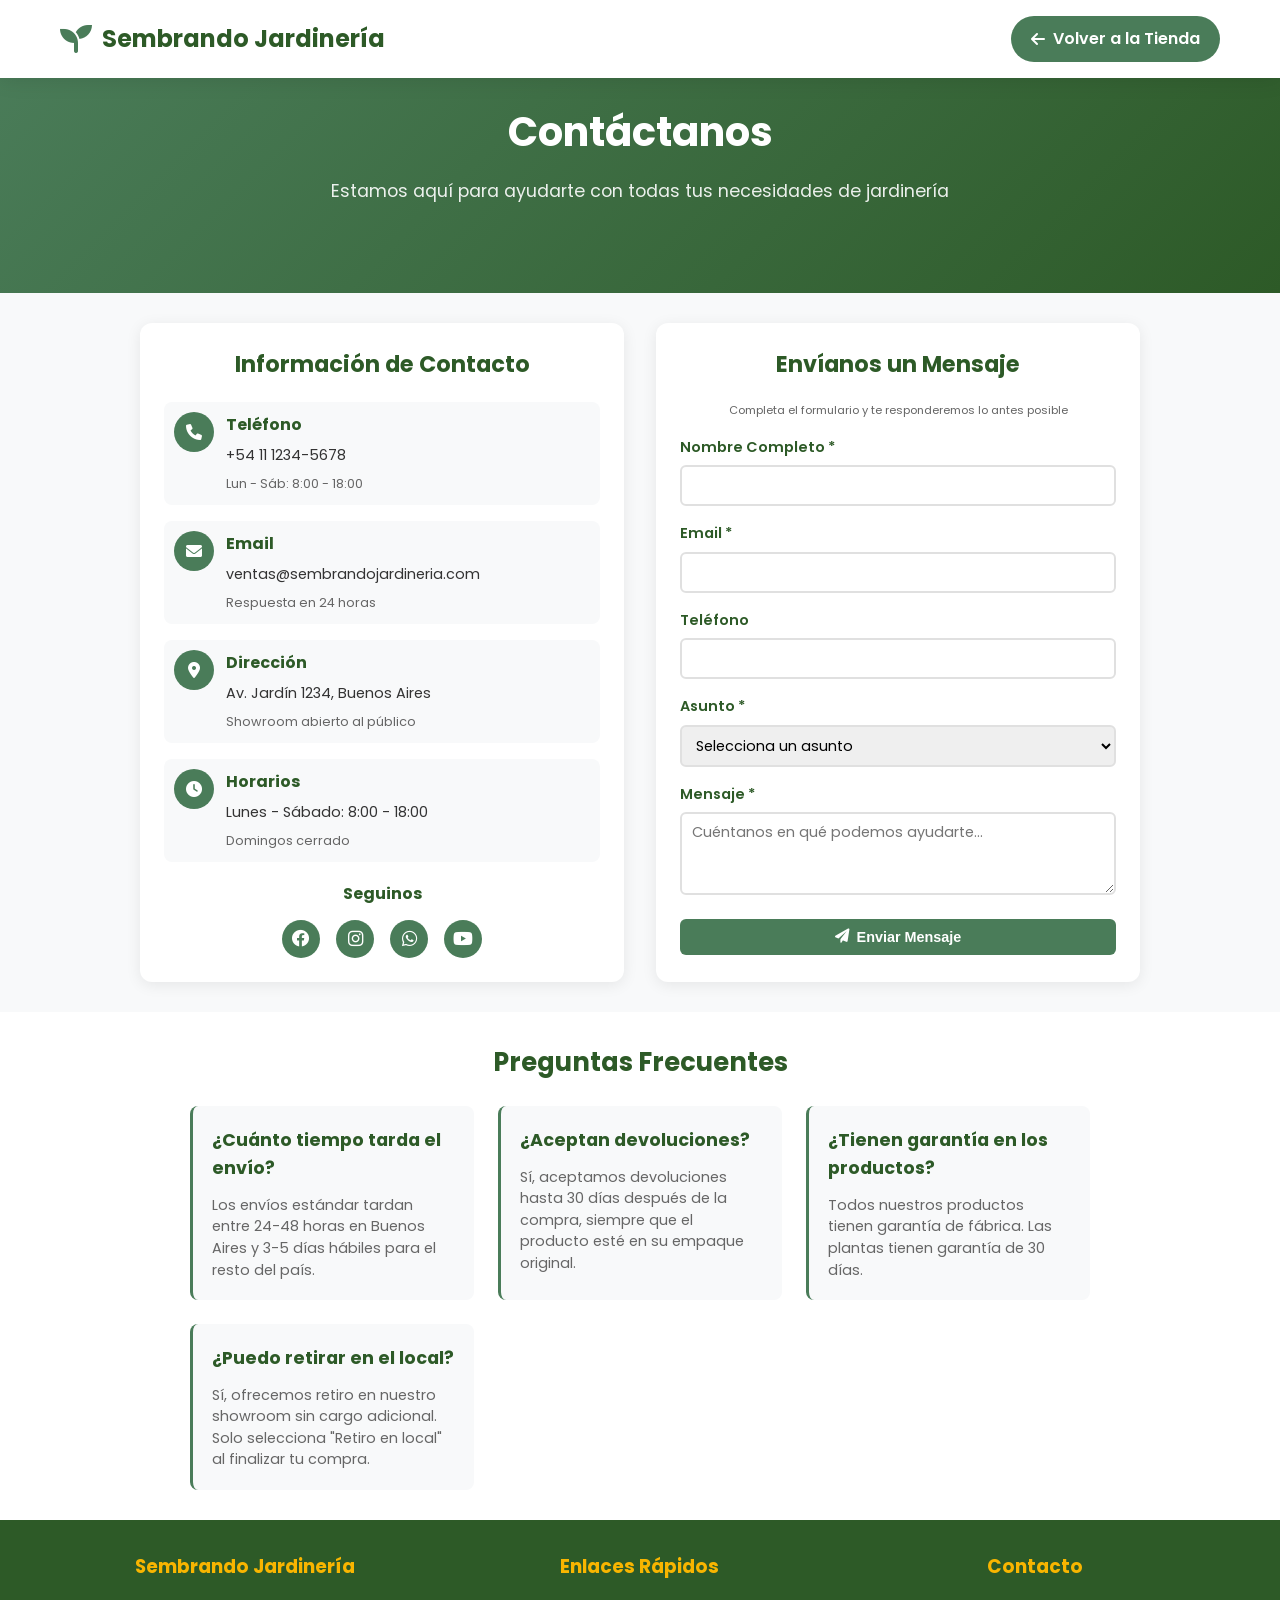
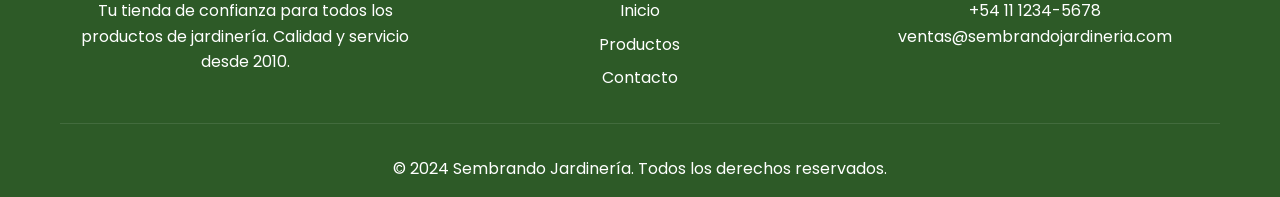
<file: sembrando-paisajismo/contacto.html>
<!DOCTYPE html>
<html lang="es">
<head>
    <meta charset="UTF-8">
    <meta name="viewport" content="width=device-width, initial-scale=1.0">
    <link rel="stylesheet" href="style.css">
    <link href="https://fonts.googleapis.com/css2?family=Poppins:wght@300;400;500;600;700&display=swap" rel="stylesheet">
    <link rel="stylesheet" href="https://cdnjs.cloudflare.com/ajax/libs/font-awesome/6.0.0/css/all.min.css">
    <script src="script.js"></script>
</head>
<body>
    <header class="header">
        <nav class="navbar">
            <div class="nav-container">
                <div class="nav-logo">
                    <i class="fas fa-seedling"></i>
                    <span>Sembrando Jardinería</span>
                </div>
                <div class="nav-actions">
                    <a href="index.html" class="back-btn">
                        <i class="fas fa-arrow-left"></i>
                        Volver a la Tienda
                    </a>
                </div>
            </div>
        </nav>
    </header>


    <!-- Hero Section -->
    <section class="contact-hero">
        <div class="hero-content">
            <h1>Contáctanos</h1>
            <p>Estamos aquí para ayudarte con todas tus necesidades de jardinería</p>
        </div>
    </section>

    <!-- Contact Section -->
    <section class="contact-section">
        <div class="container">
            <div class="contact-grid">
                <!-- Información de Contacto -->
                <div class="contact-info-card">
                    <h2>Información de Contacto</h2>
                    
                    <div class="contact-item">
                        <div class="contact-icon">
                            <i class="fas fa-phone"></i>
                        </div>
                        <div class="contact-details">
                            <h3>Teléfono</h3>
                            <p>+54 11 1234-5678</p>
                            <span class="contact-subtitle">Lun - Sáb: 8:00 - 18:00</span>
                        </div>
                    </div>
                    
                    <div class="contact-item">
                        <div class="contact-icon">
                            <i class="fas fa-envelope"></i>
                        </div>
                        <div class="contact-details">
                            <h3>Email</h3>
                            <p>ventas@sembrandojardineria.com</p>
                            <span class="contact-subtitle">Respuesta en 24 horas</span>
                        </div>
                    </div>
                    
                    <div class="contact-item">
                        <div class="contact-icon">
                            <i class="fas fa-map-marker-alt"></i>
                        </div>
                        <div class="contact-details">
                            <h3>Dirección</h3>
                            <p>Av. Jardín 1234, Buenos Aires</p>
                            <span class="contact-subtitle">Showroom abierto al público</span>
                        </div>
                    </div>
                    
                    <div class="contact-item">
                        <div class="contact-icon">
                            <i class="fas fa-clock"></i>
                        </div>
                        <div class="contact-details">
                            <h3>Horarios</h3>
                            <p>Lunes - Sábado: 8:00 - 18:00</p>
                            <span class="contact-subtitle">Domingos cerrado</span>
                        </div>
                    </div>

                    <div class="social-media">
                        <h3>Seguinos</h3>
                        <div class="social-links">
                            <a href="#" class="social-link">
                                <i class="fab fa-facebook"></i>
                            </a>
                            <a href="#" class="social-link">
                                <i class="fab fa-instagram"></i>
                            </a>
                            <a href="#" class="social-link">
                                <i class="fab fa-whatsapp"></i>
                            </a>
                            <a href="#" class="social-link">
                                <i class="fab fa-youtube"></i>
                            </a>
                        </div>
                    </div>
                </div>

                <!-- Formulario de Contacto -->
                <div class="contact-form-card">
                    <h2>Envíanos un Mensaje</h2>
                    <p class="form-subtitle">Completa el formulario y te responderemos lo antes posible</p>
                    
                    <form class="contact-form" id="contactForm">
                        <div class="form-group">
                            <label for="nombre">Nombre Completo *</label>
                            <input type="text" id="nombre" name="nombre" required>
                        </div>
                        

                        
                        <div class="form-group">
                            <label for="email">Email *</label>
                            <input type="email" id="email" name="email" required>
                        </div>
                        
                        <div class="form-group">
                            <label for="telefono">Teléfono</label>
                            <input type="tel" id="telefono" name="telefono">
                        </div>
                        
                        <div class="form-group">
                            <label for="asunto">Asunto *</label>
                            <select id="asunto" name="asunto" required>
                                <option value="">Selecciona un asunto</option>
                                <option value="consulta">Consulta General</option>
                                <option value="producto">Información de Producto</option>
                                <option value="pedido">Estado de Pedido</option>
                                <option value="devolucion">Devolución o Cambio</option>
                                <option value="sugerencia">Sugerencia</option>
                                <option value="otro">Otro</option>
                            </select>
                        </div>
                        
                        <div class="form-group">
                            <label for="mensaje">Mensaje *</label>
                            <textarea id="mensaje" name="mensaje" rows="3" required placeholder="Cuéntanos en qué podemos ayudarte..."></textarea>
                        </div>
                        
                        <button type="submit" class="submit-btn">
                            <i class="fas fa-paper-plane"></i>
                            Enviar Mensaje
                        </button>
                    </form>
                </div>
            </div>
        </div>
    </section>

    <!-- FAQ Section -->
    <section class="faq-section">
        <div class="container">
            <h2>Preguntas Frecuentes</h2>
            <div class="faq-grid">
                <div class="faq-item">
                    <h3>¿Cuánto tiempo tarda el envío?</h3>
                    <p>Los envíos estándar tardan entre 24-48 horas en Buenos Aires y 3-5 días hábiles para el resto del país.</p>
                </div>
                
                <div class="faq-item">
                    <h3>¿Aceptan devoluciones?</h3>
                    <p>Sí, aceptamos devoluciones hasta 30 días después de la compra, siempre que el producto esté en su empaque original.</p>
                </div>
                
                <div class="faq-item">
                    <h3>¿Tienen garantía en los productos?</h3>
                    <p>Todos nuestros productos tienen garantía de fábrica. Las plantas tienen garantía de 30 días.</p>
                </div>
                
                <div class="faq-item">
                    <h3>¿Puedo retirar en el local?</h3>
                    <p>Sí, ofrecemos retiro en nuestro showroom sin cargo adicional. Solo selecciona "Retiro en local" al finalizar tu compra.</p>
                </div>
            </div>
        </div>
    </section>

    <!-- Modal de Confirmación -->
    <div class="contact-modal" id="contactModal">
        <div class="contact-modal-content">
            <div class="contact-modal-header">
                <h3 id="modalTitle">¡Mensaje Preparado!</h3>
                <button class="close-modal" id="closeModal">
                    <i class="fas fa-times"></i>
                </button>
            </div>
            <div class="contact-modal-body">
                <div class="modal-icon success">
                    <i class="fab fa-whatsapp"></i>
                </div>
                <p id="modalMessage">Tu mensaje ha sido preparado. En unos segundos se abrirá WhatsApp para que puedas enviarlo directamente a nuestro equipo.</p>
            </div>
            <div class="contact-modal-footer">
                <button class="modal-btn">Entendido</button>
            </div>
        </div>
    </div>

    <!-- Footer -->
    <footer class="footer">
        <div class="container">
            <div class="footer-content">
                <div class="footer-section">
                    <h3>Sembrando Jardinería</h3>
                    <p>Tu tienda de confianza para todos los productos de jardinería. Calidad y servicio desde 2010.</p>
                </div>
                <div class="footer-section">
                    <h3>Enlaces Rápidos</h3>
                    <ul>
                        <li><a href="index.html">Inicio</a></li>
                        <li><a href="index.html#productos">Productos</a></li>
                        <li><a href="contacto.html">Contacto</a></li>
                    </ul>
                </div>
                <div class="footer-section">
                    <h3>Contacto</h3>
                    <p>+54 11 1234-5678</p>
                    <p>ventas@sembrandojardineria.com</p>
                </div>
            </div>
            <div class="footer-bottom">
                <p>&copy; 2024 Sembrando Jardinería. Todos los derechos reservados.</p>
            </div>
        </div>
    </footer>
</body>
</html>
</file>
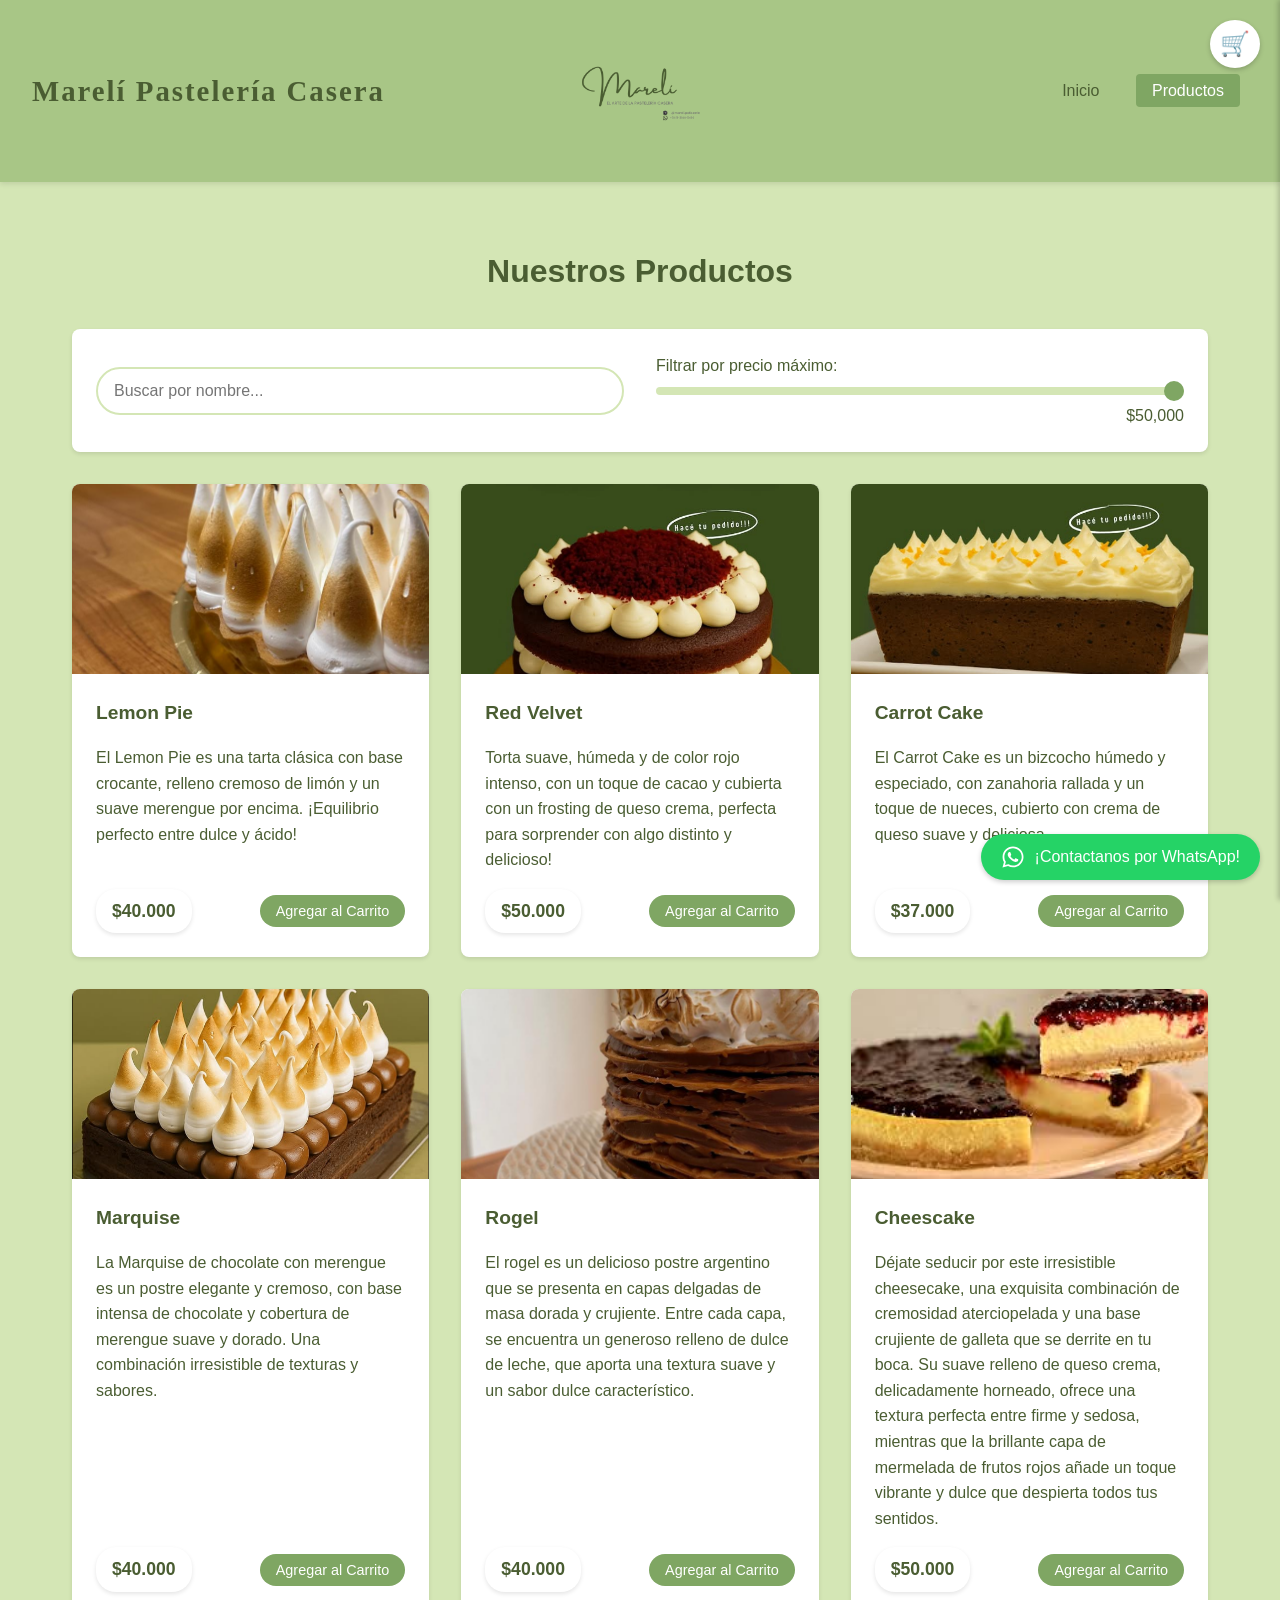
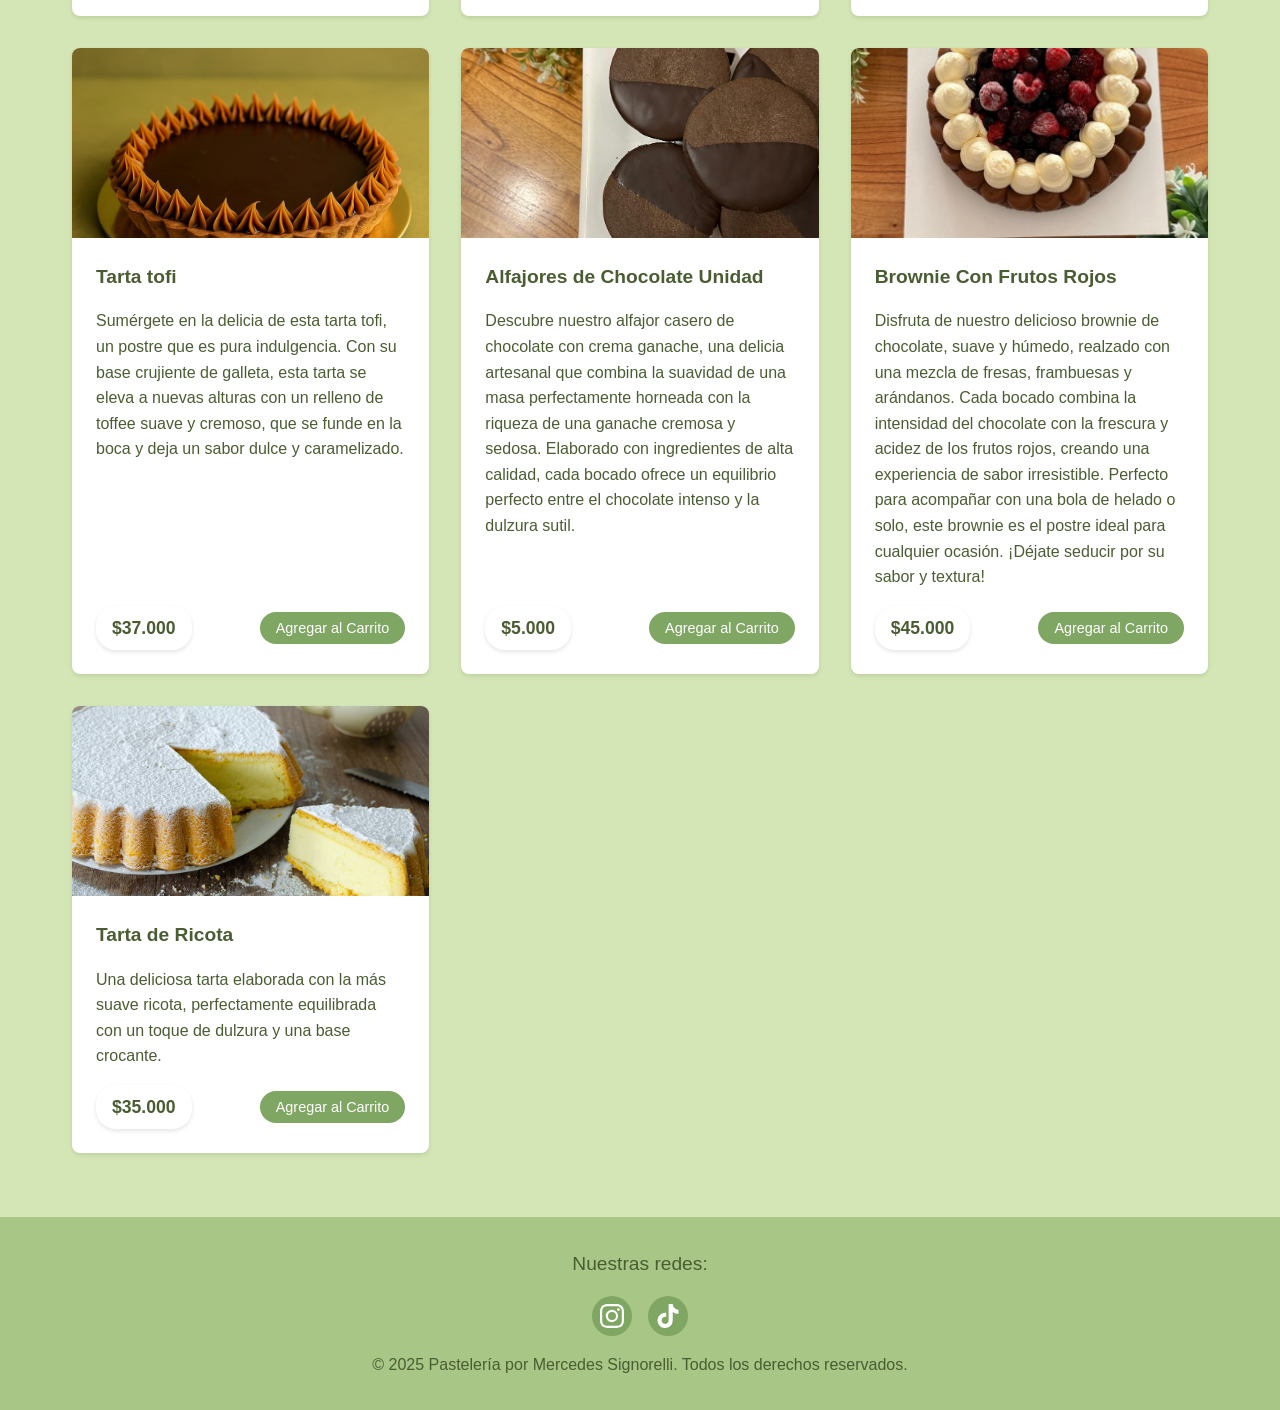
<file: mareli-pasteleria/versiones/MainMarelipasteleria/productos.html>
<!DOCTYPE html>
<html lang="es">
<head>
  <meta charset="UTF-8" />
  <meta name="viewport" content="width=device-width, initial-scale=1" />
  <title>Productos - Pastelería Lo de Mercedes</title>
  <link rel="stylesheet" href="pages.css" />
  <script src="cart.js" defer></script>
</head>
<body>
  <button class="cart-button" onclick="toggleCart()">
    🛒
    <span id="cart-badge" class="cart-badge">0</span>
  </button>

  <div id="cart-panel" class="cart-panel">
    <div class="cart-header">
      <h2>Carrito de Compras</h2>
      <button class="cart-close" onclick="toggleCart()">×</button>
    </div>
    <div id="cart-items" class="cart-items"></div>
    <div class="cart-footer">
      <div class="coupon-section">
        <input type="text" id="couponCode" placeholder="Código de descuento" class="coupon-input">
        <button onclick="applyCoupon()" class="coupon-button">Aplicar</button>
      </div>
      <div class="cart-total">
        <div class="subtotal">
          <span>Subtotal:</span>
          <span id="cart-subtotal">$0</span>
        </div>
        <div class="discount" id="discount-container" style="display: none;">
          <span>Descuento:</span>
          <span id="discount-amount">-$0</span>
        </div>
        <div class="final-total">
          <span>Total:</span>
          <span id="cart-total">$0</span>
        </div>
      </div>
      <button class="checkout-button" onclick="checkout()">Finalizar Compra por WhatsApp</button>
    </div>
  </div>

  <div id="cart-notification" class="cart-notification">
    ¡Producto agregado al carrito!
  </div>
  <div id="coupon-notification" class="cart-notification coupon-notification">
    ¡Descuento aplicado correctamente!
  </div>
  <div id="coupon-error-notification" class="cart-notification coupon-error-notification">
    Este cupón ya está aplicado
  </div>

  <header class="Logo-image">
    <h1>Marelí Pastelería Casera</h1>
    <img src="Logo.png" alt="El logo de la marca">
    <nav>
      <a href="index.html">Inicio</a>
      <a href="productos.html" class="active">Productos</a>
    </nav>
  </header>

  <a href="https://wa.me/5491131445490" class="whatsapp-float" target="_blank">
    <svg xmlns="http://www.w3.org/2000/svg" viewBox="0 0 448 512" fill="white">
      <path d="M380.9 97.1C339 55.1 283.2 32 223.9 32c-122.4 0-222 99.6-222 222 0 39.1 10.2 77.3 29.6 111L0 480l117.7-30.9c32.4 17.7 68.9 27 106.1 27h.1c122.3 0 224.1-99.6 224.1-222 0-59.3-25.2-115-67.1-157zm-157 341.6c-33.2 0-65.7-8.9-94-25.7l-6.7-4-69.8 18.3L72 359.2l-4.4-7c-18.5-29.4-28.2-63.3-28.2-98.2 0-101.7 82.8-184.5 184.6-184.5 49.3 0 95.6 19.2 130.4 54.1 34.8 34.9 56.2 81.2 56.1 130.5 0 101.8-84.9 184.6-186.6 184.6zm101.2-138.2c-5.5-2.8-32.8-16.2-37.9-18-5.1-1.9-8.8-2.8-12.5 2.8-3.7 5.6-14.3 18-17.6 21.8-3.2 3.7-6.5 4.2-12 1.4-32.6-16.3-54-29.1-75.5-66-5.7-9.8 5.7-9.1 16.3-30.3 1.8-3.7.9-6.9-.5-9.7-1.4-2.8-12.5-30.1-17.1-41.2-4.5-10.8-9.1-9.3-12.5-9.5-3.2-.2-6.9-.2-10.6-.2-3.7 0-9.7 1.4-14.8 6.9-5.1 5.6-19.4 19-19.4 46.3 0 27.3 19.9 53.7 22.6 57.4 2.8 3.7 39.1 59.7 94.8 83.8 35.2 15.2 49 16.5 66.6 13.9 10.7-1.6 32.8-13.4 37.4-26.4 4.6-13 4.6-24.1 3.2-26.4-1.3-2.5-5-3.9-10.5-6.6z"/>
    </svg>
    <span>¡Contactanos por WhatsApp!</span>
  </a>

  <section class="product-section">
    <h3>Nuestros Productos</h3>
    <div class="filter-container">
      <div class="search-box">
        <input type="text" id="searchInput" placeholder="Buscar por nombre...">
      </div>
      <div class="price-filter">
        <label for="priceRange">Filtrar por precio máximo:</label>
        <input type="range" id="priceRange" min="0" max="50000" value="50000" step="1000">
        <span id="priceValue">$50.000</span>
      </div>
    </div>
    <div class="products">
      <article class="product-card">
        <div class="product-image">
          <img src="LemonPie.jpg" alt="Foto del LemonPie">
        </div>
        <div class="product-info">
          <h4>Lemon Pie</h4>
          <p>El Lemon Pie es una tarta clásica con base crocante, relleno cremoso de limón y un suave merengue por encima. ¡Equilibrio perfecto entre dulce y ácido!</p>
          <div class="product-actions">
            <span class="price-tag">$40.000</span>
            <button class="add-to-cart" onclick="addToCart('Lemon Pie', 40000)">Agregar al Carrito</button>
          </div>
        </div>
      </article>
      <article class="product-card">
        <div class="product-image"><img src="Red-velvet.png" alt="Foto de la red velvet"></div>
        <div class="product-info">
          <h4>Red Velvet</h4>
          <p>Torta suave, húmeda y de color rojo intenso, con un toque de cacao y cubierta con un frosting de queso crema, perfecta para sorprender con algo distinto y delicioso!</p>
          <div class="product-actions">
            <span class="price-tag">$50.000</span>
            <button class="add-to-cart" onclick="addToCart('Red Velvet', 50000)">Agregar al Carrito</button>
          </div>
        </div>
      </article>
      <article class="product-card">
        <div class="product-image"><img src="Carrot-cake.png" alt="Foto de la Carrot Cake"></div>
        <div class="product-info">
          <h4>Carrot Cake</h4>
          <p>El Carrot Cake es un bizcocho húmedo y especiado, con zanahoria rallada y un toque de nueces, cubierto con crema de queso suave y deliciosa.</p>
          <div class="product-actions">
            <span class="price-tag">$37.000</span>
            <button class="add-to-cart" onclick="addToCart('Carrot Cake', 37000)">Agregar al Carrito</button>
          </div>
        </div>
      </article>
      <article class="product-card">
        <div class="product-image"><img src="Marquise.png" alt="Foto del Marquise"></div>
        <div class="product-info">
          <h4>Marquise</h4>
          <p>La Marquise de chocolate con merengue es un postre elegante y cremoso, con base intensa de chocolate y cobertura de merengue suave y dorado. Una combinación irresistible de texturas y sabores.</p>
          <div class="product-actions">
            <span class="price-tag">$40.000</span>
            <button class="add-to-cart" onclick="addToCart('Marquise', 40000)">Agregar al Carrito</button>
          </div>
        </div>
      </article>
      <article class="product-card">
        <div class="product-image"><img src="Rogel.jpg" alt="Foto del Rogel"></div>
        <div class="product-info">
          <h4>Rogel</h4>
          <p>El rogel es un delicioso postre argentino que se presenta en capas delgadas de masa dorada y crujiente. Entre cada capa, se encuentra un generoso relleno de dulce de leche, que aporta una textura suave y un sabor dulce característico.</p>
          <div class="product-actions">
            <span class="price-tag">$40.000</span>
            <button class="add-to-cart" onclick="addToCart('Rogel', 40000)">Agregar al Carrito</button>
          </div>
        </div>
      </article>
      <article class="product-card">
        <div class="product-image"><img src="cheescake.jpg" alt="Foto del Cheescake"></div>
        <div class="product-info">
          <h4>Cheescake</h4>
          <p>Déjate seducir por este irresistible cheesecake, una exquisita combinación de cremosidad aterciopelada y una base crujiente de galleta que se derrite en tu boca. Su suave relleno de queso crema, delicadamente horneado, ofrece una textura perfecta entre firme y sedosa, mientras que la brillante capa de mermelada de frutos rojos añade un toque vibrante y dulce que despierta todos tus sentidos.</p>
          <div class="product-actions">
            <span class="price-tag">$50.000</span>
            <button class="add-to-cart" onclick="addToCart('Cheescake', 50000)">Agregar al Carrito</button>
          </div>
        </div>
      </article>
      <article class="product-card">
        <div class="product-image"><img src="Tarta-Tofi.png" alt="Foto de la tarta tofi"></div>
        <div class="product-info">
          <h4>Tarta tofi</h4>
          <p>Sumérgete en la delicia de esta tarta tofi, un postre que es pura indulgencia. Con su base crujiente de galleta, esta tarta se eleva a nuevas alturas con un relleno de toffee suave y cremoso, que se funde en la boca y deja un sabor dulce y caramelizado.</p>
          <div class="product-actions">
            <span class="price-tag">$37.000</span>
            <button class="add-to-cart" onclick="addToCart('Tarta tofi', 37000)">Agregar al Carrito</button>
          </div>
        </div>
      </article>  
      <article class="product-card">
        <div class="product-image"><img src="alfajores.jpg" alt="Foto de los alfajores de chocolate."></div>
        <div class="product-info">
          <h4>Alfajores de Chocolate Unidad</h4>
          <p>Descubre nuestro alfajor casero de chocolate con crema ganache, una delicia artesanal que combina la suavidad de una masa perfectamente horneada con la riqueza de una ganache cremosa y sedosa. Elaborado con ingredientes de alta calidad, cada bocado ofrece un equilibrio perfecto entre el chocolate intenso y la dulzura sutil.</p>
          <div class="product-actions">
            <span class="price-tag">$5.000</span>
            <button class="add-to-cart" onclick="addToCart('Alfajores de Chocolate', 5000)">Agregar al Carrito</button>
          </div>
        </div>    
      </article>
      <article class="product-card">
        <div class="product-image"><img src="brownie.jpg" alt="Foto del brownie"></div>
        <div class="product-info">
          <h4>Brownie Con Frutos Rojos</h4>
          <p>Disfruta de nuestro delicioso brownie de chocolate, suave y húmedo, realzado con una mezcla de fresas, frambuesas y arándanos. Cada bocado combina la intensidad del chocolate con la frescura y acidez de los frutos rojos, creando una experiencia de sabor irresistible. Perfecto para acompañar con una bola de helado o solo, este brownie es el postre ideal para cualquier ocasión. ¡Déjate seducir por su sabor y textura!</p>
          <div class="product-actions">
            <span class="price-tag">$45.000</span>
            <button class="add-to-cart" onclick="addToCart('Brownie Con Frutos Rojos', 45000)">Agregar al Carrito</button>
          </div>
        </div>
      </article>
      <article class="product-card">
        <div class="product-image"><img src="tarta-ricota.jpg" alt="Foto de la tarta de ricota"></div>
        <div class="product-info">
          <h4>Tarta de Ricota</h4>
          <p>Una deliciosa tarta elaborada con la más suave ricota, perfectamente equilibrada con un toque de dulzura y una base crocante.</p>
          <div class="product-actions">
            <span class="price-tag">$35.000</span>
            <button class="add-to-cart" onclick="addToCart('Tarta de Ricota', 35000)">Agregar al Carrito</button>
          </div>
        </div>
      </article>
    </div>
    <div id="no-results" class="no-results" style="display: none;">
      <p>No se encontraron productos que coincidan con tu búsqueda.</p>
      <p>Prueba ajustando el precio máximo o usando otros términos de búsqueda.</p>
    </div>
  </section>

  <footer>
    <p>Nuestras redes: </p>
    <div class="card">
      <a href="https://www.instagram.com/mareli.patisserie/" target="_blank" class="socialContainer containerOne">
        <svg class="socialSvg instagramSvg" viewBox="0 0 16 16"> <path d="M8 0C5.829 0 5.556.01 4.703.048 3.85.088 3.269.222 2.76.42a3.917 3.917 0 0 0-1.417.923A3.927 3.927 0 0 0 .42 2.76C.222 3.268.087 3.85.048 4.7.01 5.555 0 5.827 0 8.001c0 2.172.01 2.444.048 3.297.04.852.174 1.433.372 1.942.205.526.478.972.923 1.417.444.445.89.719 1.416.923.51.198 1.09.333 1.942.372C5.555 15.99 5.827 16 8 16s2.444-.01 3.298-.048c.851-.04 1.434-.174 1.943-.372a3.916 3.916 0 0 0 1.416-.923c.445-.445.718-.891.923-1.417.197-.509.332-1.09.372-1.942C15.99 10.445 16 10.173 16 8s-.01-2.445-.048-3.299c-.04-.851-.175-1.433-.372-1.941a3.926 3.926 0 0 0-.923-1.417A3.911 3.911 0 0 0 13.24.42c-.51-.198-1.092-.333-1.943-.372C10.443.01 10.172 0 7.998 0h.003zm-.717 1.442h.718c2.136 0 2.389.007 3.232.046.78.035 1.204.166 1.486.275.373.145.64.319.92.599.28.28.453.546.598.92.11.281.24.705.275 1.485.039.843.047 1.096.047 3.231s-.008 2.389-.047 3.232c-.035.78-.166 1.203-.275 1.485a2.47 2.47 0 0 1-.599.919c-.28.28-.546.453-.92.598-.28.11-.704.24-1.485.276-.843.038-1.096.047-3.232.047s-2.39-.009-3.233-.047c-.78-.036-1.203-.166-1.485-.276a2.478 2.478 0 0 1-.92-.598 2.48 2.48 0 0 1-.6-.92c-.109-.281-.24-.705-.275-1.485-.038-.843-.046-1.096-.046-3.233 0-2.136.008-2.388.046-3.231.036-.78.166-1.204.276-1.486.145-.373.319-.64.599-.92.28-.28.546-.453.92-.598.282-.11.705-.24 1.485-.276.738-.034 1.024-.044 2.515-.045v.002zm4.988 1.328a.96.96 0 1 0 0 1.92.96.96 0 0 0 0-1.92zm-4.27 1.122a4.109 4.109 0 1 0 0 8.217 4.109 4.109 0 0 0 0-8.217zm0 1.441a2.667 2.667 0 1 1 0 5.334 2.667 2.667 0 0 1 0-5.334z"></path> </svg>
      </a>
      <a href="https://www.tiktok.com/@marelipasteleria" target="_blank" class="socialContainer containerTwo">
        <svg class="socialSvg tiktokSvg" viewBox="0 0 448 512">
          <path fill="white" d="M448,209.91a210.06,210.06,0,0,1-122.77-39.25V349.38A162.55,162.55,0,1,1,185,188.31V278.2a74.62,74.62,0,1,0,52.23,71.18V0l88,0a121.18,121.18,0,0,0,1.86,22.17h0A122.18,122.18,0,0,0,381,102.39a121.43,121.43,0,0,0,67,20.14Z"/>
        </svg>
      </a>
    </div>             
    &copy; 2025 Pastelería por Mercedes Signorelli. Todos los derechos reservados.
  </footer>

  <script>
    document.addEventListener('DOMContentLoaded', function() {
      const searchInput = document.getElementById('searchInput');
      const priceRange = document.getElementById('priceRange');
      const priceValue = document.getElementById('priceValue');
      const productCards = document.querySelectorAll('.product-card');

      function updatePriceValue() {
        priceValue.textContent = `$${parseInt(priceRange.value).toLocaleString()}`;
      }

      function filterProducts() {
        const searchTerm = searchInput.value.toLowerCase();
        const maxPrice = parseInt(priceRange.value);
        let visibleCount = 0;

        productCards.forEach(card => {
          const title = card.querySelector('h4').textContent.toLowerCase();
          const priceText = card.querySelector('.price-tag').textContent;
          const price = parseInt(priceText.replace(/[^0-9]/g, ''));

          if (title.includes(searchTerm) && price <= maxPrice) {
            card.style.display = '';
            visibleCount++;
          } else {
            card.style.display = 'none';
          }
        });

        document.getElementById('no-results').style.display = 
          visibleCount === 0 ? 'block' : 'none';
      }

      searchInput.addEventListener('input', filterProducts);
      priceRange.addEventListener('input', () => {
        updatePriceValue();
        filterProducts();
      });

      updatePriceValue();
    });
  </script>
</body>
</html>
</file>
<file: feria-sustentable/styles.css>
body {
    background-color: #e0f7e0; 
    color: #2e7d32; 
    font-family: Arial, sans-serif;
    margin: 0;
    padding: 0;
}

header {
    background-color: #2e7d32; 
    color: white;
    padding: 20px;
    text-align: center;
}

nav ul {
    list-style-type: none;
    padding: 0;
}

nav ul li {
    display: inline;
    margin-right: 15px;
}

nav ul li a {
    color: white;
    text-decoration: none;
}

.bienvenida {
    padding: 20px;
    text-align: center;
}

section {
    padding: 20px;
    margin: 10px;
    background-color: #f1f8e9; 
    border-radius: 8px;
}

.expositor {
    margin-bottom: 20px;
    padding: 15px;
    border: 1px solid #2e7d32; 
    border-radius: 8px;
    background-color: #f9fbe7; 
}

.expositor-logo {
    max-width: 100px; 
    display: block;
    margin-bottom: 10px;
}

footer {
    background-color: #2e7d32; 
    color: white;
    text-align: center;
    padding: 20px;
    position: relative;
    bottom: 0;
    width: 100%;
}
</file>
<file: mareli-pasteleria/pages.css>
* {
    margin: 0;
    padding: 0;
    box-sizing: border-box;
}
  
body {
    font-family: sans-serif;
    background: #ABAC68;
    color: #4a3c31;
    line-height: 1.6;
    min-height: 100vh;
    display: flex;
    flex-direction: column;
}

.about-container {
    background-color:#384C1B ; 
    padding: 20px;
    margin: 20px 0; 
    border-radius: 8px; 
    justify-content: right;
}

.about-container-color {
    color: #ffff ; 
    font-size: 1rem; 
    line-height: 1.5; 
    justify-content: right;
}
.about-section a {
    font-family: sans-serif;
    font-size: 1.5rem;

}

Logo-image {
    width: 10px;

}

header {
    background-color: #384C1B;
    padding: 1rem 2rem;
    box-shadow: 0 2px 5px rgba(0,0,0,0.1);
    display: flex;
    justify-content: space-between;
    align-items: center;
}
  
header h1 {
    font-family: italic;
    font-size: 2rem;
    color: #ffff;
    letter-spacing: 2px;
}
  
nav a {
    color: #ffff;
    text-decoration: none;
    margin-left: 1.5rem;
    font-weight: 600;
    transition: color 0.3s ease;
}
  
nav a:hover {
    color:  #ABAC68;
}
  
.hero {
    background-color: #ABAC68;
    padding: 4rem 2rem; 
    text-align: center;
    color:  #fff;
}
  
.hero h2 {
    font-size: 2.5rem;
    margin-bottom: 1rem;
    font-weight: 700;
}
  
.hero p {
    font-size: 1.2rem;
    max-width: 600px;
    margin: 0 auto;
    color: #ffff;
}
  
.product-section {
    padding: 3rem 2rem;
    max-width: 1140px;
    margin: 0 auto;
}
  
.product-section h3 {
    font-size: 2rem;
    text-align: center;
    margin-bottom: 4rem;
    font-weight: 700;
    color: #ffff;
}
  
.products {
    display: grid;
    grid-template-columns: repeat(auto-fit, minmax(250px,1fr));
    gap: 2rem;
}
  
.product-card {
    background-color: #fff;
    border-radius: 10px;
    box-shadow: 0 3px 10px rgba(0,0,0,0.1);
    overflow: hidden;
    display: flex;
    flex-direction: column;
    transition: transform 0.3s ease;
}
  
.product-card:hover {
    transform: translateY(-6px);
    box-shadow: 0 6px 15px rgba(0,0,0,0.15);
}
  
.product-image {
    height: 190px;
    overflow: hidden;
}
  
.product-image img {
    width: 100%;
    height: 100%;
    object-fit: cover;
    gap: 15px;
}


.product-info {
    padding: 1rem;
    flex-grow: 1;
    display: flex;
    flex-direction: column;
    justify-content: space-between;
}
  
.product-info h4 {
    color: #6b4423;
    margin-bottom: 0.5rem;
}
  
.product-info p {
    flex-grow: 1;
    color: #7a5a3b;
    font-size: 0.9rem;
}
  
.about-section {
    background-color: #ABAC68;
    padding: 3rem 2rem;
    color: #e8c1a0;
    max-width: 900px;
    margin: 3rem auto;
    border-radius: 12px;
    text-align: center;
}
  
.about-section h3 {
    font-size: 2rem;
    margin-bottom: 1rem;
    font-weight: 700;
    color: #ffff;
}
  
.about-section p {
    font-size: 1.1rem;
    line-height: 1.5;
    max-width: 700px;
    margin: 0 auto;
    color: #5a452c;
}
  
footer {
    text-align: left;
    padding: 1rem 2rem;
    background-color: #384C1B;
    color: #fff;
    margin-top: auto;
    font-size: 0.9rem;
}

.card {
    width: fit-content;
    height: fit-content;
    background-color:#384C1B;
    display: flex;
    align-items: center;
    justify-content: center;
    padding: 25px 25px;
    gap: 10px;
    box-shadow: 0px 0px 20px rgba(0, 0, 0, 0.055);
}
  
.socialContainer {
    width: 52px;
    height: 52px;
    background-color: rgb(44, 44, 44);
    display: flex;
    align-items: center;
    justify-content: center;
    overflow: hidden;
    transition-duration: .3s;
}

.containerOne:hover {
    background-color: #d62976;
    transition-duration: .3s;
}

.containerFour:hover {
    background-color: #128C7E;
    transition-duration: .3s;
}
  
.socialContainer:active {
    transform: scale(0.9);
    transition-duration: .3s;
}
  
.socialSvg {
    width: 17px;
}
  
.socialSvg path {
    fill: rgb(255, 255, 255);
}
  
.socialContainer:hover .socialSvg {
    animation: slide-in-top 0.3s both;
}
  
@keyframes slide-in-top {
    0% {
      transform: translateY(-50px);
      opacity: 0;
    }
  
    100% {
      transform: translateY(0);
      opacity: 1;
    }
}
  
@media (max-width: 600px) {
    header h1 {
        font-size: 1.6rem;
    }
    .hero h2 {
        font-size: 1.8rem;
    }
    .product-section h3 {
        font-size: 1.5rem;
    }
    .about-section h3 {
        font-size: 1.5rem;
    }
}
</file>
<file: mareli-pasteleria/versiones/MainMarelipasteleria/pages.css>
:root {
  --primary-color: #A8C686;
  --secondary-color: #D4E6B5;
  --accent-color: #7FA663;
  --text-color: #4A5D32;
  --background-color: #fff;
  --card-background: #f9f9f9;
}

* {
    margin: 0;
    padding: 0;
    box-sizing: border-box;
}
  
body {
    font-family: 'Arial', sans-serif;
    background-color: var(--secondary-color);
    color: var(--text-color);
    line-height: 1.6;
    min-height: 100vh;
    display: flex;
    flex-direction: column;
}

.about-container {
    max-width: 800px;
    margin: 2rem auto;
    padding: 2rem;
    border-radius: 8px;
    box-shadow: 0 2px 4px rgba(0, 0, 0, 0.1);
    background-color: white;
}

.about-container-color {
    background-color: white;
    padding: 2rem;
    border-radius: 8px;
    line-height: 1.6;
    color: var(--text-color);
    text-align: center;
}
.about-section a {
    font-family: sans-serif;
    font-size: 1.5rem;

}

.Logo-image {
    display: flex;
    align-items: center;
    justify-content: space-between;
    padding: 1rem 2rem;
    background-color: var(--primary-color);
}

.Logo-image h1 {
    color: var(--text-color);
    margin: 0;
    flex: 1;
    text-align: left;
    font-size: 1.8rem;
}

.Logo-image img {
    max-width: 150px;
    height: auto;
    margin: 0 2rem;
}

header {
    background-color: var(--primary-color);
    padding: 1rem 2rem;
    box-shadow: 0 2px 5px rgba(0,0,0,0.1);
    display: flex;
    justify-content: space-between;
    align-items: center;
}
  
header h1 {
    font-family: italic;
    font-size: 2rem;
    color: white;
    letter-spacing: 2px;
}
  
nav {
    flex: 1;
    text-align: right;
    margin: 0;
    padding: 0;
}
  
nav a {
    color: var(--text-color);
    text-decoration: none;
    padding: 0.5rem 1rem;
    margin: 0 0.5rem;
    border-radius: 4px;
    transition: background-color 0.3s;
}
  
nav a:hover {
    background-color: var(--accent-color);
    color: white;
}
  
nav a.active {
    background-color: var(--accent-color);
    color: white;
}
  
.hero {
    text-align: center;
    padding: 4rem 2rem;
    background-color: var(--secondary-color);
    margin-bottom: 2rem;
}
  
.hero h2 {
    text-align: center;
    color: var(--text-color);
    margin-bottom: 1rem;
}
  
.hero p {
    font-size: 1.2rem;
    max-width: 600px;
    margin: 0 auto;
    color: var(--text-color);
}
  
.product-section {
    padding: 2rem;
    max-width: 1200px;
    margin: 0 auto;
}
  
.product-section h3 {
    font-size: 2rem;
    text-align: center;
    margin-bottom: 4rem;
    font-weight: 700;
    color: var(--text-color);
}
  
.products {
    display: grid;
    grid-template-columns: repeat(auto-fit, minmax(300px,1fr));
    gap: 2rem;
}
  
.product-card {
    background: white;
    border-radius: 8px;
    overflow: hidden;
    box-shadow: 0 2px 4px rgba(0, 0, 0, 0.1);
    display: flex;
    flex-direction: column;
    transition: transform 0.3s;
}
  
.product-card:hover {
    transform: translateY(-5px);
}
  
.product-image {
    height: 190px;
    overflow: hidden;
}
  
.product-image img {
    width: 100%;
    height: 100%;
    object-fit: cover;
    gap: 15px;
}

.product-info {
    padding: 1.5rem;
    display: flex;
    flex-direction: column;
    flex: 1;
}
  
.product-info h4 {
    margin-bottom: 1rem;
    color: var(--text-color);
    font-size: 1.2rem;
}
  
.product-info p {
    color: var(--text-color);
    line-height: 1.6;
    margin-bottom: 1rem;
}
  
.product-actions {
    display: flex;
    justify-content: space-between;
    align-items: center;
    gap: 1rem;
    margin-top: auto;
}
  
.price-tag {
    display: inline-block;
    padding: 0.5rem 1rem;
    background-color: var(--background-color);
    color: var(--text-color);
    border-radius: 20px;
    font-weight: bold;
    font-size: 1.1rem;
    box-shadow: 0 2px 4px rgba(0, 0, 0, 0.1);
}
  
.add-to-cart {
    background-color: var(--accent-color);
    color: white;
    border: none;
    padding: 0.5rem 1rem;
    border-radius: 20px;
    cursor: pointer;
    transition: background-color 0.3s ease;
    font-size: 0.9rem;
    white-space: nowrap;
}
  
.add-to-cart:hover {
    background-color: var(--primary-color);
}
  
.about-section {
    padding: 4rem 2rem;
    background-color: var(--secondary-color);
    margin-top: 0;
}
  
.about-section h3 {
    text-align: center;
    margin-bottom: 3rem;
    color: var(--text-color);
}
  
.about-section p {
    font-size: 1.1rem;
    line-height: 1.5;
    max-width: 700px;
    margin: 0 auto;
    color: var(--text-color);
}
  
footer {
    background-color: var(--primary-color);
    color: var(--text-color);
    text-align: center;
    padding: 2rem;
    margin-top: 2rem;
}

.card {
    display: flex;
    justify-content: center;
    gap: 1rem;
    margin: 1rem 0;
}

.socialContainer {
    width: 40px;
    height: 40px;
    background-color: var(--accent-color);
    display: flex;
    align-items: center;
    justify-content: center;
    border-radius: 50%;
    transition: all 0.3s ease;
    cursor: pointer;
}

.socialSvg {
    width: 24px;
    height: 24px;
    fill: white;
}

.containerOne:hover {
    background: radial-gradient(circle at 30% 107%, #fdf497 0%, #fdf497 5%, #fd5949 45%, #d6249f 60%, #285AEB 90%);
}

.containerTwo:hover {
    background-color: black;
}

.socialContainer:hover {
    transform: scale(1.1);
}

.socialContainer:active {
    transform: scale(0.9);
}

@keyframes slide-in-top {
    0% {
      transform: translateY(-50px);
      opacity: 0;
    }
  
    100% {
      transform: translateY(0);
      opacity: 1;
    }
}
  
@media (max-width: 600px) {
    header h1 {
        font-size: 1.6rem;
    }
    .hero h2 {
        font-size: 1.8rem;
    }
    .product-section h3 {
        font-size: 1.5rem;
    }
    .about-section h3 {
        font-size: 1.5rem;
    }
}

.whatsapp-float {
    position: fixed;
    bottom: 20px;
    right: 20px;
    display: flex;
    align-items: center;
    gap: 10px;
    background-color: #25D366;
    color: white;
    padding: 10px 20px;
    border-radius: 25px;
    text-decoration: none;
    box-shadow: 0 2px 5px rgba(0, 0, 0, 0.2);
    transition: transform 0.3s ease;
    z-index: 999;
}

.whatsapp-float:hover {
    transform: scale(1.05);
    background-color: #20BA5C;
}

.whatsapp-float svg {
    width: 24px;
    height: 24px;
}

.whatsapp-float span {
    font-size: 16px;
}

footer p {
    font-size: 1.2rem;
}

.cart-button {
    position: fixed;
    top: 20px;
    right: 20px;
    padding: 10px;
    font-size: 24px;
    border: none;
    border-radius: 50%;
    background-color: white;
    cursor: pointer;
    z-index: 1000;
    box-shadow: 0 2px 5px rgba(0, 0, 0, 0.2);
    transition: transform 0.3s ease;
}

.cart-button:hover {
    transform: scale(1.1);
    background-color: white;
}

.cart-badge {
    position: absolute;
    top: -5px;
    right: -5px;
    background-color: red;
    color: white;
    border-radius: 50%;
    padding: 0.25rem 0.5rem;
    font-size: 0.8rem;
}

.cart-panel {
    position: fixed;
    top: 0;
    right: -400px;
    width: 400px;
    height: 100vh;
    background-color: var(--secondary-color);
    box-shadow: -2px 0 5px rgba(0, 0, 0, 0.2);
    transition: right 0.3s ease-in-out;
    z-index: 1000;
    display: flex;
    flex-direction: column;
}

.cart-panel.active {
    right: 0;
}

.cart-panel.open ~ .whatsapp-float {
    display: none;
}

.cart-header {
    display: flex;
    justify-content: space-between;
    align-items: center;
    padding: 1.5rem 2rem;
    border-bottom: 1px solid #eee;
}

.cart-header h2 {
    margin: 0;
    color: var(--text-color);
    font-size: 1.5rem;
}

.cart-close {
    background: none;
    border: none;
    font-size: 2rem;
    cursor: pointer;
    color: var(--text-color);
    padding: 0.5rem;
    margin-right: 0.5rem;
    transition: transform 0.3s ease;
}

.cart-close:hover {
    transform: scale(1.1);
}

.cart-items {
    flex-grow: 1;
    overflow-y: auto;
    padding: 1rem;
    background-color: var(--secondary-color);
}

.cart-item {
    display: flex;
    align-items: center;
    justify-content: space-between;
    padding: 1rem;
    border-bottom: 1px solid #eee;
    background-color: var(--secondary-color);
}

.cart-item-name {
    flex-grow: 1;
}

.cart-item-controls {
    display: flex;
    align-items: center;
    gap: 8px;
}

.cart-item-controls button {
    background-color: var(--background-color);
    color: var(--text-color);
    border: none;
    width: 24px;
    height: 24px;
    border-radius: 4px;
    cursor: pointer;
}

.cart-item-controls button:hover {
    background-color: var(--accent-color);
}

.cart-item-price {
    min-width: 80px;
    text-align: right;
}

.remove-item {
    background: none;
    border: none;
    color: #ff6b6b;
    font-size: 20px;
    cursor: pointer;
    padding: 0 5px;
}

.cart-footer {
    border-top: 1px solid #eee;
    padding-top: 1rem;
}

.cart-total {
    padding: 1rem 1.5rem;
    border-top: 1px solid #eee;
}

.subtotal, .discount, .final-total {
    display: flex;
    justify-content: space-between;
    align-items: center;
    margin: 0.3rem 0;
    padding: 0.3rem 0;
    font-size: 0.95rem;
}

.final-total {
    font-weight: bold;
    margin-top: 0.5rem;
    padding-top: 0.5rem;
    border-top: 1px solid #eee;
}

.checkout-button {
    width: 100%;
    padding: 1rem;
    background-color: var(--primary-color);
    color: white;
    border: none;
    border-radius: 4px;
    cursor: pointer;
}

.cart-notification {
    position: fixed;
    bottom: 20px;
    left: 50%;
    transform: translateX(-50%);
    background-color: var(--primary-color);
    color: white;
    padding: 1rem 2rem;
    border-radius: 4px;
    display: none;
    z-index: 1000;
}

.cart-notification.show {
    display: block;
    animation: fadeIn 0.3s, fadeOut 0.3s 2.7s;
}

@keyframes fadeIn {
    from { opacity: 0; }
    to { opacity: 1; }
}

@keyframes fadeOut {
    from { opacity: 1; }
    to { opacity: 0; }
}

@media (max-width: 768px) {
    .cart-panel {
        width: 100%;
        right: -100%;
    }

    .whatsapp-float span {
        display: none;
    }

    .Logo-image {
        flex-direction: column;
        text-align: center;
        padding: 1rem;
    }

    .Logo-image h1 {
        text-align: center;
        margin-bottom: 1rem;
    }

    .Logo-image img {
        margin: 1rem 0;
    }

    nav {
        text-align: center;
        margin-top: 1rem;
    }
}

.filter-container {
    max-width: 1200px;
    margin: 2rem auto;
    padding: 1.5rem;
    background-color: var(--background-color);
    border-radius: 8px;
    box-shadow: 0 2px 4px rgba(0, 0, 0, 0.1);
    display: flex;
    flex-wrap: wrap;
    gap: 2rem;
    align-items: center;
    justify-content: space-between;
}

.search-box {
    flex: 1;
    min-width: 250px;
}

.search-box input {
    width: 100%;
    padding: 0.8rem 1rem;
    border: 2px solid var(--secondary-color);
    border-radius: 25px;
    font-size: 1rem;
    transition: border-color 0.3s ease;
}

.search-box input:focus {
    outline: none;
    border-color: var(--accent-color);
}

.price-filter {
    flex: 1;
    min-width: 250px;
    display: flex;
    flex-direction: column;
    gap: 0.5rem;
}

.price-filter label {
    color: var(--text-color);
    font-weight: 500;
}

.price-filter input[type="range"] {
    width: 100%;
    height: 8px;
    background: var(--secondary-color);
    border-radius: 4px;
    outline: none;
    -webkit-appearance: none;
    -moz-appearance: none;
    appearance: none;
}

.price-filter input[type="range"]::-webkit-slider-thumb {
    -webkit-appearance: none;
    appearance: none;
    width: 20px;
    height: 20px;
    background: var(--accent-color);
    border-radius: 50%;
    cursor: pointer;
    transition: background 0.3s ease;
}

.price-filter input[type="range"]::-moz-range-thumb {
    width: 20px;
    height: 20px;
    background: var(--accent-color);
    border-radius: 50%;
    cursor: pointer;
    transition: background 0.3s ease;
    border: none;
}

.price-filter input[type="range"]::-ms-thumb {
    width: 20px;
    height: 20px;
    background: var(--accent-color);
    border-radius: 50%;
    cursor: pointer;
    transition: background 0.3s ease;
}

.price-filter input[type="range"]::-webkit-slider-thumb:hover {
    background: var(--primary-color);
}

.price-filter span {
    color: var(--text-color);
    font-weight: 500;
    text-align: right;
}

.product-section h3 {
    text-align: center;
    color: var(--text-color);
    margin: 2rem 0;
    font-size: 2rem;
}

.no-results {
    text-align: center;
    padding: 2rem;
    color: var(--text-color);
    background-color: var(--background-color);
    border-radius: 8px;
    margin: 2rem auto;
    max-width: 600px;
}

.products.few-items {
    grid-template-columns: repeat(auto-fit, minmax(200px, 300px));
    justify-content: center;
}

.products.few-items .product-image {
    height: 150px;
}

.coupon-section {
    margin-bottom: 15px;
    display: flex;
    gap: 10px;
}

.coupon-input {
    flex: 1;
    padding: 8px 15px;
    border: 2px solid var(--accent-color);
    border-radius: 20px;
    font-size: 0.9rem;
    color: var(--text-color);
    background-color: var(--background-color);
    transition: all 0.3s ease;
}

.coupon-input:focus {
    outline: none;
    border-color: var(--accent-color);
    box-shadow: 0 0 5px rgba(74, 93, 50, 0.3);
}

.coupon-button {
    padding: 8px 20px;
    background-color: var(--primary-color);
    color: white;
    border: none;
    border-radius: 20px;
    cursor: pointer;
    transition: background-color 0.3s;
    font-weight: bold;
}

.coupon-button:hover {
    background-color: var(--accent-color);
}

.coupon-notification {
    background-color: var(--text-color);
    color: white;
    right: 150px;
    z-index: 1002;
}

.coupon-notification.show {
    transform: translateX(0);
}

.coupon-error-notification {
    background-color: #e44d26;
    color: white;
    right: 150px;
    z-index: 1002;
}

.coupon-error-notification.show {
    transform: translateX(0);
}

.features {
    padding: 4rem 2rem;
    background-color: var(--secondary-color);
}

.features h3 {
    text-align: center;
    margin-bottom: 3rem;
    color: var(--text-color);
}

.features-grid {
    display: grid;
    grid-template-columns: repeat(auto-fit, minmax(300px, 1fr));
    gap: 2rem;
    max-width: 1200px;
    margin: 0 auto;
}

.feature-card {
    background-color: var(--background-color);
    padding: 2rem;
    border-radius: 8px;
    box-shadow: 0 2px 4px rgba(0, 0, 0, 0.1);
    text-align: center;
    color: var(--text-color);
}

.feature-card h4 {
    color: var(--text-color);
    margin-bottom: 1rem;
    font-size: 1.5rem;
}

.feature-card p {
    color: var(--text-color);
    line-height: 1.6;
}

.info-container {
    display: grid;
    grid-template-columns: repeat(auto-fit, minmax(250px, 1fr));
    gap: 2rem;
    max-width: 1200px;
    margin: 0 auto;
    background-color: var(--secondary-color);
    padding: 1rem;
}

.info-item {
    background-color: var(--background-color);
    padding: 2rem;
    border-radius: 8px;
    box-shadow: 0 2px 4px rgba(0, 0, 0, 0.1);
    text-align: center;
    color: var(--text-color);
}

.info-item h4 {
    color: var(--text-color);
    margin-bottom: 1rem;
    font-size: 1.5rem;
}

.info-item p {
    color: var(--text-color);
    line-height: 1.6;
}

.map-link {
    display: inline-block;
    margin-top: 1rem;
    padding: 0.5rem 1rem;
    background-color: var(--accent-color);
    color: white;
    text-decoration: none;
    border-radius: 4px;
    transition: background-color 0.3s;
}

.map-link:hover {
    background-color: var(--primary-color);
}
</file>
<file: mareli-pasteleria/versiones/ProyectoPasteleria/pages.css>
* {
    margin: 0;
    padding: 0;
    box-sizing: border-box;
}
  
body {
    font-family: sans-serif;
    background: #ABAC68;
    color: #4a3c31;
    line-height: 1.6;
    min-height: 100vh;
    display: flex;
    flex-direction: column;
}

.about-container {
    background-color: #ABAC68; 
    padding: 20px;
    margin: 20px 0; 
    border-radius: 8px; 
    justify-content: right;
}

.about-container p {
    color: #ffff ; 
    font-size: 1rem; 
    line-height: 1.5; 
    justify-content: right;
}


header {
    background-color: #384C1B;
    padding: 1rem 2rem;
    box-shadow: 0 2px 5px rgba(0,0,0,0.1);
    display: flex;
    justify-content: space-between;
    align-items: center;
}
  
header h1 {
    font-family: italic;
    font-size: 2rem;
    color: #ffff;
    letter-spacing: 2px;
}
  
nav a {
    color: #ffff;
    text-decoration: none;
    margin-left: 1.5rem;
    font-weight: 600;
    transition: color 0.3s ease;
}
  
nav a:hover {
    color:  #ABAC68;
}
  
.hero {
    background-color: #ABAC68;
    padding: 4rem 2rem; 
    text-align: center;
    color:  #fff;
}
  
.hero h2 {
    font-size: 2.5rem;
    margin-bottom: 1rem;
    font-weight: 700;
}
  
.hero p {
    font-size: 1.2rem;
    max-width: 600px;
    margin: 0 auto;
    color: #ffff;
}
  
.product-section {
    padding: 3rem 2rem;
    max-width: 1140px;
    margin: 0 auto;
}
  
.product-section h3 {
    font-size: 2rem;
    text-align: center;
    margin-bottom: 2rem;
    font-weight: 700;
    color: #ffff;
}
  
.products {
    display: grid;
    grid-template-columns: repeat(auto-fit, minmax(250px,1fr));
    gap: 2rem;
}
  
.product-card {
    background-color: #fff;
    border-radius: 10px;
    box-shadow: 0 3px 10px rgba(0,0,0,0.1);
    overflow: hidden;
    display: flex;
    flex-direction: column;
    transition: transform 0.3s ease;
}
  
.product-card:hover {
    transform: translateY(-6px);
    box-shadow: 0 6px 15px rgba(0,0,0,0.15);
}
  
.product-image {
    height: 180px;
    overflow: hidden;
}
  
.product-image img {
    width: 100%;
    height: 100%;
    object-fit: cover;
}
  
.product-info {
    padding: 1rem;
    flex-grow: 1;
    display: flex;
    flex-direction: column;
    justify-content: space-between;
}
  
.product-info h4 {
    color: #6b4423;
    margin-bottom: 0.5rem;
}
  
.product-info p {
    flex-grow: 1;
    color: #7a5a3b;
    font-size: 0.9rem;
}
  
.about-section {
    background-color: #ABAC68;
    padding: 3rem 2rem;
    color: #e8c1a0;
    max-width: 900px;
    margin: 3rem auto;
    border-radius: 12px;
    text-align: center;
}
  
.about-section h3 {
    font-size: 2rem;
    margin-bottom: 1rem;
    font-weight: 700;
    color: #ffff;
}
  
.about-section p {
    font-size: 1.1rem;
    line-height: 1.5;
    max-width: 700px;
    margin: 0 auto;
    color: #5a452c;
}
  
footer {
    text-align: left;
    padding: 1rem 2rem;
    background-color: #384C1B;
    color: #fff;
    margin-top: auto;
    font-size: 0.9rem;
}

.card {
    width: fit-content;
    height: fit-content;
    background-color:#384C1B;
    display: flex;
    align-items: center;
    justify-content: center;
    padding: 25px 25px;
    gap: 20px;
    box-shadow: 0px 0px 20px rgba(0, 0, 0, 0.055);
}
  
.socialContainer {
    width: 52px;
    height: 52px;
    background-color: rgb(44, 44, 44);
    display: flex;
    align-items: center;
    justify-content: center;
    overflow: hidden;
    transition-duration: .3s;
}

.containerOne:hover {
    background-color: #d62976;
    transition-duration: .3s;
}

.containerFour:hover {
    background-color: #128C7E;
    transition-duration: .3s;
}
  
.socialContainer:active {
    transform: scale(0.9);
    transition-duration: .3s;
}
  
.socialSvg {
    width: 17px;
}
  
.socialSvg path {
    fill: rgb(255, 255, 255);
}
  
.socialContainer:hover .socialSvg {
    animation: slide-in-top 0.3s both;
}
  
@keyframes slide-in-top {
    0% {
      transform: translateY(-50px);
      opacity: 0;
    }
  
    100% {
      transform: translateY(0);
      opacity: 1;
    }
}
  
@media (max-width: 600px) {
    header h1 {
        font-size: 1.6rem;
    }
    .hero h2 {
        font-size: 1.8rem;
    }
    .product-section h3 {
        font-size: 1.5rem;
    }
    .about-section h3 {
        font-size: 1.5rem;
    }
}
</file>
<file: sembrando-paisajismo/style.css>
/* Reset y estilos base */
* {
    margin: 0;
    padding: 0;
    box-sizing: border-box;
}

body {
    font-family: 'Poppins', sans-serif;
    line-height: 1.6;
    color: #333;
    background: #f8f9fa;
}

.container {
    max-width: 1200px;
    margin: 0 auto;
    padding: 0 20px;
}

/* Header */
.header {
    position: fixed;
    top: 0;
    width: 100%;
    background: white;
    box-shadow: 0 2px 20px rgba(0, 0, 0, 0.1);
    z-index: 1000;
    transition: transform 0.3s ease;
}

.navbar {
    padding: 1rem 0;
}

.nav-container {
    max-width: 1200px;
    margin: 0 auto;
    padding: 0 20px;
    display: flex;
    align-items: center;
    justify-content: space-between;
    gap: 2rem;
}

.nav-logo {
    display: flex;
    align-items: center;
    font-size: 1.5rem;
    font-weight: 700;
    color: #2d5a27;
    white-space: nowrap;
}

.nav-logo i {
    margin-right: 10px;
    font-size: 2rem;
    color: #4a7c59;
}

.nav-search {
    flex: 1;
    max-width: 500px;
    display: flex;
    position: relative;
}

.nav-search input {
    width: 100%;
    padding: 12px 50px 12px 20px;
    border: 2px solid #e0e0e0;
    border-radius: 25px;
    font-size: 1rem;
    transition: border-color 0.3s ease;
}

.nav-search input:focus {
    outline: none;
    border-color: #4a7c59;
}

.nav-search button {
    position: absolute;
    right: 5px;
    top: 50%;
    transform: translateY(-50%);
    background: #4a7c59;
    color: white;
    border: none;
    width: 40px;
    height: 40px;
    border-radius: 50%;
    cursor: pointer;
    transition: background 0.3s ease;
}

.nav-search button:hover {
    background: #2d5a27;
}

.nav-actions {
    display: flex;
    align-items: center;
    gap: 1rem;
}

.cart-btn {
    position: relative;
    background: #ffef79;
    color: #333;
    border: none;
    padding: 12px 20px;
    border-radius: 25px;
    font-weight: 600;
    cursor: pointer;
    transition: background 0.3s ease;
    display: flex;
    align-items: center;
    gap: 0.5rem;
}

.cart-btn:hover {
    background: #ffef79;
}

.cart-count {
    background: #e74c3c;
    color: white;
    border-radius: 50%;
    width: 20px;
    height: 20px;
    display: flex;
    align-items: center;
    justify-content: center;
    font-size: 0.8rem;
    font-weight: 700;
}

.contact-btn {
    background: #4a7c59;
    color: white;
    border: none;
    padding: 12px 20px;
    border-radius: 25px;
    font-weight: 600;
    cursor: pointer;
    transition: background 0.3s ease;
    display: flex;
    align-items: center;
    gap: 0.5rem;
    text-decoration: none;
}


/* Hover boton contacto */
.contact-btn:hover {
    background: #2d5a27;
}

/* Hero Section */
.hero {
    margin-top: 30px;
    padding: 80px 0;
    background: linear-gradient(135deg, #4a7c59 0%, #2d5a27 100%);
    color: white;
    text-align: center;
}

.hero-content h1 {
    font-size: 3rem;
    font-weight: 700;
    margin-bottom: 1rem;
}

.hero-content p {
    font-size: 1.2rem;
    margin-bottom: 3rem;
    opacity: 0.9;
}

.hero-stats {
    display: flex;
    justify-content: center;
    gap: 3rem;
    flex-wrap: wrap;
}

.stat {
    text-align: center;
}

.stat-number {
    display: block;
    font-size: 2.5rem;
    font-weight: 700;
    color: #ffef79;
}

.stat-label {
    font-size: 1rem;
    opacity: 0.9;
}

/* Catalog Section */
.catalog-section {
    padding: 40px 0;
}

.catalog-section .container {
    display: grid;
    grid-template-columns: 300px 1fr;
    gap: 3rem;
}

/* Filtros */
.filters {
    background: #ffff;
    padding: 1rem;
    border-radius: 10px;
    box-shadow: 0 5px 20px rgba(0, 0, 0, 0.1);
    height: fit-content;
    top: 120px;
}

.filter-group {
    margin-bottom: 1.5rem;
}

.filter-group h3 {
    font-size: 1.2rem;
    color: #2d5a27;
    margin-bottom: 1rem;
}

.filter-options {
    display: flex;
    flex-direction: column;
    gap: 0.5rem;
}

.filter-option {
    display: flex;
    align-items: center;
    gap: 0.5rem;
    cursor: pointer;
    padding: 0.5rem 0;
}

.filter-option input[type="checkbox"] {
    width: 18px;
    height: 18px;
    accent-color: #4a7c59;
}

.price-filter {
    margin-top: 1rem;
}

.price-filter input[type="range"] {
    width: 100%;
    margin-bottom: 1rem;
}

.price-labels {
    display: flex;
    justify-content: space-between;
    font-size: 0.9rem;
    color: #666;
}

.filter-group select {
    width: 100%;
    padding: 10px;
    border: 2px solid #e0e0e0;
    border-radius: 8px;
    font-size: 1rem;
    background: white;
}

.clear-filters {
    width: 100%;
    background: #e74c3c;
    color: white;
    border: none;
    padding: 12px;
    border-radius: 8px;
    font-weight: 600;
    cursor: pointer;
    transition: background 0.3s ease;
    display: flex;
    align-items: center;
    justify-content: center;
    gap: 0.5rem;
}

.clear-filters:hover {
    background: #c0392b;
}

/* Catálogo */
.catalog-header {
    display: flex;
    justify-content: space-between;
    align-items: center;
    margin-bottom: 1.5rem;
}

.catalog-header h2 {
    font-size: 2rem;
    color: #2d5a27;
}

.product-count {
    color: #666;
    font-size: 1rem;
}

.products-grid {
    display: grid;
    grid-template-columns: repeat(auto-fill, minmax(200px, 1fr));
    gap: 1.2rem;
}

.product-card {
    background: white;
    border-radius: 15px;
    overflow: hidden;
    box-shadow: 0 5px 20px rgba(0, 0, 0, 0.1);
    transition: transform 0.3s ease, box-shadow 0.3s ease;
}

.product-card:hover {
    transform: translateY(-5px);
    box-shadow: 0 10px 30px rgba(0, 0, 0, 0.15);
}

.product-image {
    width: 100%;
    height: 150px;
    background: linear-gradient(135deg, #4a7c59, #2d5a27);
    display: flex;
    align-items: center;
    justify-content: center;
    position: relative;
}

.product-image i {
    font-size: 1rem;
    color: white;
}

.product-badge {
    position: absolute;
    top: 8px;
    right: 8px;
    background: #ffef79;
    color: #333;
    padding: 3px 8px;
    border-radius: 12px;
    font-size: 0.7rem;
    font-weight: 600;
}

.product-info {
    padding: 2.5rem;
}

.product-category {
    color: #4a7c59;
    font-size: 0.75rem;
    font-weight: 500;
    margin-bottom: 0.2rem;
    text-transform: uppercase;
    letter-spacing: 0.2px;
}

.product-title {
    font-size: 1rem;
    font-weight: 600;
    color: #2d5a27;
    margin-bottom: 0.3rem;
    line-height: 1.3;
}

.product-description {
    color: #666;
    font-size: 0.8rem;
    margin-bottom: 0.9rem;
    line-height: 1.4;
    display: -webkit-box;
    -webkit-box-orient: vertical;
    overflow: hidden;
}

.product-price {
    font-size: 1.2rem;
    font-weight: 700; 
    color:  #81C784;
    margin-bottom: 0.9rem;
}

.add-to-cart {
    width: 100%;
    background: #4a7c59;
    color: white;
    border: none;
    padding: 10px;
    border-radius: 8px;
    font-weight: 600;
    font-size: 0.9rem;
    cursor: pointer;
    transition: background 0.4s ease;
    display: flex;
    align-items: center;
    justify-content: center;
    gap: 0.5rem;
}

/*!Hover de agregar al carrito*/

.add-to-cart:hover {
    background: #2d5a27;
}

/*! Carrito de Compras */
.cart-sidebar {
    position: fixed;
    top: 0;
    right: -450px;
    width: 450px;
    height: 100vh;
    background: white;
    box-shadow: -5px 0 20px rgba(0, 0, 0, 0.1);
    z-index: 2000;
    transition: right 0.4s ease;
    display: flex;
    flex-direction: column;
}

.cart-sidebar.active {
    right: 0;
}

.cart-header {
    padding: 1.5rem;
    border-bottom: 1px solid #e0e0e0;
    display: flex;
    justify-content: space-between;
    align-items: center;
}

.cart-header h3 {
    font-size: 1.5rem;
    color: #2d5a27;
}

.close-cart {
    background: #f8f9fa;
    border: 2px solid #e0e0e0;
    border-radius: 50%;
    width: 35px;
    height: 35px;
    font-size: 1.2rem;
    cursor: pointer;
    color: #666;
    display: flex;
    align-items: center;
    justify-content: center;
    transition: all 0.3s ease;
}

.close-cart:hover {
    background: #e74c3c;
    color: white;
    border-color: #e74c3c;
}

.cart-items {
    flex: 1;
    padding: 1.5rem;
    overflow-y: auto;
}

.cart-item {
    display: flex;
    gap: 1rem;
    padding: 1rem 0;
    border-bottom: 1px solid #f0f0f0;
}

.cart-item-image {
    width: 60px;
    height: 60px;
    background: linear-gradient(135deg, #4a7c59, #2d5a27);
    border-radius: 8px;
    display: flex;
    align-items: center;
    justify-content: center;
}

.cart-item-image i {
    color: white;
    font-size: 1.5rem;
}

.cart-item-info {
    flex: 1;
}

.cart-item-title {
    font-weight: 600;
    color: #2d5a27;
    margin-bottom: 0.5rem;
}

/*!Precio por producto Carrito*/
.cart-item-price {
    color: #2d5a27;
    font-weight: 600;
}

.cart-item-quantity {
    display: flex;
    align-items: center;
    gap: 0.5rem;
    margin-top: 0.5rem;
}

.quantity-btn {
    background: #e0e0e0;
    border: none;
    width: 25px;
    height: 25px;
    border-radius: 50%;
    cursor: pointer;
    font-weight: 600;
}

.quantity-btn:hover {
    background: #4a7c59;
    color: white;
}

.cart-footer {
    padding: 1.5rem;
    border-top: 1px solid #e0e0e0;
}

.cart-total {
    display: flex;
    justify-content: space-between;
    font-size: 1.2rem;
    font-weight: 700;
    margin-bottom: 1rem;
}

.checkout-btn {
    width: 100%;
    background: #2E7D32;
    color: #ffff;
    border: none;
    padding: 15px;
    border-radius: 8px;
    font-weight: 700;
    font-size: 1.1rem;
    cursor: pointer;
    transition: background 0.3s ease;
    display: flex;
    align-items: center;
    justify-content: center;
    gap: 0.5rem;
}

.checkout-btn:hover {
    background: #66BB6a;
}



/* Overlay */
.overlay {
    position: fixed;
    top: 0;
    left: 0;
    width: 100%;
    height: 100%;
    background: rgba(0, 0, 0, 0.5);
    z-index: 1500;
    display: none;
}

.overlay.active {
    display: block;
}

/* Responsive Design */
@media (max-width: 1024px) {
    .catalog-section .container {
        grid-template-columns: 1fr;
    }
    
    .filters {
        position: static;
        margin-bottom: 2rem;
    }
    
    .products-grid {
        grid-template-columns: repeat(auto-fill, minmax(200px, 1fr));
        gap: 1.2rem;
    }
}

@media (max-width: 900px) and (min-width: 769px) {
    .cart-sidebar {
        width: 420px;
        right: -420px;
    }
}

@media (max-width: 768px) {
    .nav-container {
        flex-direction: column;
        gap: 1rem;
    }
    
    .nav-search {
        order: 3;
        max-width: 100%;
    }
    
    .hero-content h1 {
        font-size: 2rem;
    }
    
    .hero-stats {
        gap: 2rem;
    }
    
    .cart-sidebar {
        width: 95%;
        right: -95%;
    }
    
    .products-grid {
        grid-template-columns: repeat(auto-fill, minmax(200px, 1fr));
        gap: 1rem;
    }
    
    .cart-coupon .cupon-info {
        font-size: 0.75rem;
    }
    
    .cart-coupon input[type="text"] {
        font-size: 0.85rem;
        padding: 6px 10px;
    }
    
    .cart-coupon button {
        font-size: 0.85rem;
        padding: 6px 12px;
    }
    
    .close-cart {
        width: 40px;
        height: 40px;
        font-size: 1.3rem;
    }
}

@media (max-width: 480px) {
    .hero-stats {
        flex-direction: column;
        gap: 1rem;
    }
    
    .products-grid {
        grid-template-columns: repeat(auto-fill, minmax(180px, 1fr));
        gap: 0.8rem;
    }
    
    .modal-content {
        width: 95%;
        margin: 1rem;
    }
    
    .product-info {
        padding: 0.8rem;
    }
    
    .product-title {
        font-size: 0.9rem;
    }
    
    .product-description {
        font-size: 0.75rem;
    }
    
    .product-price {
        font-size: 1.1rem;
    }
} 

/* ==== CUPÓN DE DESCUENTO ==== */
.cart-coupon {
    margin-bottom: 1rem;
    background: #f8f9fa;
    padding: 0.8rem;
    border-radius: 8px;
    box-shadow: 0 2px 8px rgba(76, 175, 80, 0.07);
}

.cart-coupon .cupon-info {
    margin-bottom: 0.5rem;
    font-size: 0.8rem;
    color: #666;
    text-align: center;
}

.cart-coupon .cupon-inputs {
    display: flex;
    align-items: center;
    gap: 0.4rem;
    margin-bottom: 0.5rem;
    flex-wrap: wrap;
}

.cart-coupon input[type="text"] {
    flex: 1;
    padding: 8px 12px;
    border: 2px solid #e0e0e0;
    border-radius: 6px;
    font-size: 0.9rem;
    transition: border-color 0.3s;
    outline: none;
}

.cart-coupon input[type="text"]:focus {
    border-color: #4a7c59;
}

.cart-coupon button {
    background: #4a7c59;
    color: white;
    border: none;
    padding: 8px 14px;
    border-radius: 6px;
    font-weight: 600;
    font-size: 0.9rem;
    cursor: pointer;
    transition: background 0.3s;
    box-shadow: 0 2px 8px rgba(76, 175, 80, 0.07);
}

.cart-coupon button:hover {
    background:#66BB6a;
}

#clearCouponBtn {
    background: #e74c3c !important;
    color: white !important;
    border: none !important;
    padding: 8px 12px !important;
    border-radius: 6px !important;
    cursor: pointer !important;
    font-size: 0.9rem !important;
    transition: background 0.3s ease !important;
    display: flex !important;
    align-items: center !important;
    gap: 0.3rem !important;
}

#clearCouponBtn:hover {
    background: #c0392b !important;
}

#couponMessage {
    font-size: 0.85em;
    font-weight: 500;
    text-align: center;
    transition: color 0.3s;
    margin-top: 0.3rem;
}

/* Notificaciones emergentes a la izquierda */
.notificacion.left {
    left: 20px !important;
    right: auto !important;
    transform: translateX(-700px);
    
}

@media (max-width: 600px) {
    .notificacion.left, .notificacion {
        left: 10px !important;
        right: 10px !important;
        width: calc(100% - 20px);
        max-width: 95vw;
    }
    
    .cart-coupon {
        padding: 0.6rem;
    }
    
    .cart-coupon .cupon-info {
        font-size: 0.7rem;
    }
    
    .cart-coupon .cupon-inputs {
        flex-direction: column;
        gap: 0.3rem;
    }
    
    .cart-coupon input[type="text"] {
        width: 100%;
    }
    
    .cart-coupon button {
        width: 100%;
        padding: 8px;
    }
    
    .close-cart {
        width: 45px;
        height: 45px;
        font-size: 1.4rem;
        position: absolute;
        top: 10px;
        right: 10px;
    }
}

/* ===== PÁGINA DE CONTACTO ===== */

.back-btn {
    background: #4a7c59;
    color: white;
    border: none;
    padding: 10px 20px;
    border-radius: 25px;
    font-weight: 600;
    cursor: pointer;
    transition: background 0.3s ease;
    display: flex;
    align-items: center;
    gap: 0.5rem;
    text-decoration: none;
}

.back-btn:hover {
    background: #66BB6a;
}

.contact-hero {
    margin-top: 60px;
    padding: 40px 0;
    background: linear-gradient(135deg, #4a7c59 0%, #2d5a27 100%);
    color: white;
    text-align: center;
}

.contact-hero h1 {
    font-size: 2.5rem;
    font-weight: 700;
    margin-bottom: 0.8rem;
}

.contact-hero p {
    font-size: 1.1rem;
    opacity: 0.9;
}

.contact-section {
    padding: 30px 0;
    background: #f8f9fa;
}

.contact-grid {
    display: grid;
    grid-template-columns: 1fr 1fr;
    gap: 2rem;
    max-width: 1000px;
    margin: 0 auto;
}

.contact-info-card,
.contact-form-card {
    background: white;
    padding: 1.5rem;
    border-radius: 12px;
    box-shadow: 0 3px 15px rgba(0, 0, 0, 0.08);
}

.contact-info-card h2,
.contact-form-card h2 {
    font-size: 1.4rem;
    color: #2d5a27;
    margin-bottom: 1.2rem;
    text-align: center;
}

.form-subtitle {
    text-align: center;
    color: #666;
    margin-bottom: 1rem;
    font-size: 0.7rem;
}

.contact-item {
    display: flex;
    align-items: flex-start;
    gap: 0.8rem;
    margin-bottom: 1rem;
    padding: 0.6rem;
    background: #f8f9fa;
    border-radius: 8px;
}

.contact-icon {
    width: 40px;
    height: 40px;
    background: #4a7c59;
    color: white;
    border-radius: 50%;
    display: flex;
    align-items: center;
    justify-content: center;
    font-size: 1rem;
    flex-shrink: 0;
}

.contact-details h3 {
    font-size: 1rem;
    color: #2d5a27;
    margin-bottom: 0.4rem;
}

.contact-details p {
    font-size: 0.9rem;
    color: #333;
    margin-bottom: 0.2rem;
}

.contact-subtitle {
    font-size: 0.8rem;
    color: #666;
}

.social-media {
    margin-top: 1.2rem;
    text-align: center;
}

.social-media h3 {
    color: #2d5a27;
    margin-bottom: 0.8rem;
    font-size: 1rem;
}

.social-links {
    display: flex;
    justify-content: center;
    gap: 1rem;
}

.social-link {
    width: 38px;
    height: 38px;
    background: #4a7c59;
    color: white;
    border-radius: 50%;
    display: flex;
    align-items: center;
    justify-content: center;
    font-size: 1.1rem;
    transition: all 0.3s ease;
    text-decoration: none;
}

.social-link:hover {
    background: #2d5a27;
    transform: translateY(-2px);
}

.form-group {
    margin-bottom: 1rem;
}

.form-group label {
    display: block;
    font-weight: 600;
    color: #2d5a27;
    margin-bottom: 0.4rem;
    font-size: 0.9rem;
}

.form-group input,
.form-group select,
.form-group textarea {
    width: 100%;
    padding: 8px 10px;
    border: 2px solid #e0e0e0;
    border-radius: 6px;
    font-size: 0.9rem;
    font-family: inherit;
    transition: border-color 0.3s ease;
}

.form-group input:focus,
.form-group select:focus,
.form-group textarea:focus {
    outline: none;
    border-color: #4a7c59;
}

.checkbox-group {
    display: flex;
    align-items: center;
    gap: 0.5rem;
}

.checkbox-label {
    display: flex;
    align-items: center;
    gap: 0.5rem;
    cursor: pointer;
    font-size: 0.9rem;
    color: #666;
}

.checkbox-label input[type="checkbox"] {
    width: auto;
    margin: 0;
}

.submit-btn {
    width: 100%;
    background: #4a7c59;
    color: white;
    border: none;
    padding: 10px;
    border-radius: 6px;
    font-weight: 600;
    font-size: 0.9rem;
    cursor: pointer;
    transition: background 0.3s ease;
    display: flex;
    align-items: center;
    justify-content: center;
    gap: 0.5rem;
}

.submit-btn:hover {
    background: #2d5a27;
}

.faq-section {
    padding: 30px 0;
    background: white;
}

.faq-section h2 {
    text-align: center;
    font-size: 1.6rem;
    color: #2d5a27;
    margin-bottom: 1.5rem;
}

.faq-grid {
    display: grid;
    grid-template-columns: repeat(auto-fit, minmax(250px, 1fr));
    gap: 1.5rem;
    max-width: 900px;
    margin: 0 auto;
}

.faq-item {
    background: #f8f9fa;
    padding: 1.2rem;
    border-radius: 8px;
    border-left: 3px solid #4a7c59;
}

.faq-item h3 {
    color: #2d5a27;
    margin-bottom: 0.8rem;
    font-size: 1.1rem;
}

.faq-item p {
    color: #666;
    line-height: 1.5;
    font-size: 0.9rem;
}

.footer {
    background: #2d5a27;
    color: white;
    padding: 2rem 0 1rem;
}

.footer-content {
    display: grid;
    grid-template-columns: repeat(auto-fit, minmax(250px, 1fr));
    gap: 1.5rem;
    margin-bottom: 1.5rem;
    justify-items: center;
    text-align: center;
}

.footer-section h3 {
    margin-bottom: 1rem;
    color: #f8b500;
    text-align: center;
}

.footer-section ul {
    list-style: none;
    padding: 0;
    text-align: center;
}

.footer-section ul li {
    margin-bottom: 0.5rem;
}

.footer-section ul li a {
    color: white;
    text-decoration: none;
    transition: color 0.3s ease;
}

.footer-section ul li a:hover {
    color: #f8b500;
}

.footer-section p {
    text-align: center;
}

.footer-bottom {
    text-align: center;
    padding-top: 2rem;
    border-top: 1px solid rgba(255, 255, 255, 0.1);
}

/* Modal de Contacto */
.contact-modal {
    position: fixed;
    top: 0;
    left: 0;
    width: 100%;
    height: 100%;
    background: rgba(0, 0, 0, 0.5);
    display: none;
    justify-content: center;
    align-items: center;
    z-index: 10000;
    opacity: 0;
    transition: opacity 0.3s ease;
}

.contact-modal.active {
    display: flex;
    opacity: 1;
}

.contact-modal-content {
    background: white;
    border-radius: 12px;
    width: 90%;
    max-width: 400px;
    box-shadow: 0 10px 30px rgba(0, 0, 0, 0.2);
    animation: modalSlideIn 0.3s ease;
}

@keyframes modalSlideIn {
    from {
        opacity: 0;
        transform: translateY(-50px);
    }
    to {
        opacity: 1;
        transform: translateY(0);
    }
}

.contact-modal-header {
    padding: 1.5rem 1.5rem 0;
    display: flex;
    justify-content: space-between;
    align-items: center;
}

.contact-modal-header h3 {
    color: #2d5a27;
    font-size: 1.3rem;
    margin: 0;
}

.close-modal {
    background: none;
    border: none;
    font-size: 1.5rem;
    color: #666;
    cursor: pointer;
    padding: 0;
    width: 30px;
    height: 30px;
    display: flex;
    align-items: center;
    justify-content: center;
    border-radius: 50%;
    transition: all 0.3s ease;
}

.close-modal:hover {
    background: #f0f0f0;
    color: #333;
}

.contact-modal-body {
    padding: 1.5rem;
    text-align: center;
}

.modal-icon {
    font-size: 3rem;
    margin-bottom: 1rem;
}

.modal-icon.success {
    color: #25d366;
}

.modal-icon.success i.fab.fa-whatsapp {
    font-size: 3.5rem;
    color: #25d366;
}

.modal-icon.error {
    color: #f44336;
}

.contact-modal-body p {
    color: #666;
    line-height: 1.5;
    margin: 0;
}

.contact-modal-footer {
    padding: 0 1.5rem 1.5rem;
    text-align: center;
}

.modal-btn {
    background: #4a7c59;
    color: white;
    border: none;
    padding: 10px 25px;
    border-radius: 6px;
    font-weight: 600;
    cursor: pointer;
    transition: background 0.3s ease;
}

.modal-btn:hover {
    background: #2d5a27;
}

/* Responsive para página de contacto */
@media (max-width: 768px) {
    .contact-grid {
        grid-template-columns: 1fr;
        gap: 1.5rem;
    }
    
    .contact-hero h1 {
        font-size: 2rem;
    }
    
    .contact-info-card,
    .contact-form-card {
        padding: 1.2rem;
    }
    
    .form-group {
        margin-bottom: 1rem;
    }
    
    .contact-item {
        margin-bottom: 1rem;
        padding: 0.6rem;
    }
    
    .faq-grid {
        grid-template-columns: 1fr;
    }
    
    .social-links {
        gap: 0.5rem;
    }
    
    .social-link {
        width: 40px;
        height: 40px;
        font-size: 1rem;
    }
}

/* Sección de Servicios */
.services-section {
    padding: 40px 0;
    background: #f8f9fa;
}

.services-section .container {
    display: grid;
    grid-template-columns: 300px 1fr;
    gap: 3rem;
}

.services-grid {
    display: grid;
    grid-template-columns: repeat(auto-fit, minmax(280px, 1fr));
    gap: 25px;
}

.service-card {
    background: white;
    border-radius: 15px;
    overflow: hidden;
    box-shadow: 0 5px 20px rgba(0, 0, 0, 0.1);
    transition: transform 0.3s ease, box-shadow 0.3s ease;
    border: 2px solid transparent;
}

.service-card:hover {
    transform: translateY(-5px);
    box-shadow: 0 10px 30px rgba(0, 0, 0, 0.15);
    border-color: #4a7c59;
}

.service-image {
    width: 100%;
    height: 180px;
    background: linear-gradient(135deg, #4a7c59, #2d5a27);
    display: flex;
    align-items: center;
    justify-content: center;
    position: relative;
}

.service-image i {
    font-size: 3rem;
    color: white;
}

.service-badge {
    position: absolute;
    top: 10px;
    right: 10px;
    background: #ffef79;
    color: #333;
    padding: 4px 10px;
    border-radius: 15px;
    font-size: 0.7rem;
    font-weight: 600;
}

.service-info {
    padding: 20px;
}

.service-category {
    color: #4a7c59;
    font-size: 0.75rem;
    font-weight: 500;
    margin-bottom: 0.3rem;
    text-transform: uppercase;
    letter-spacing: 0.2px;
}

.service-title {
    font-size: 1.1rem;
    font-weight: 600;
    color: #2d5a27;
    margin-bottom: 0.5rem;
    line-height: 1.3;
}

.service-description {
    color: #666;
    font-size: 0.85rem;
    margin-bottom: 1rem;
    line-height: 1.4;
    display: -webkit-box;
    -webkit-box-orient: vertical;
    overflow: hidden;
}

/* .service-price {
    font-size: 1.3rem;
    font-weight: 700; 
    color: #81C784;
    margin-bottom: 1rem;
} */

.contact-service {
    width: 100%;
    background: #4a7c59;
    color: white;
    border: none;
    padding: 10px;
    border-radius: 8px;
    font-weight: 600;
    font-size: 0.9rem;
    cursor: pointer;
    transition: background 0.4s ease;
    display: flex;
    align-items: center;
    justify-content: center;
    gap: 0.5rem;
}

.contact-service:hover {
    background: #2d5a27;
}

/* Responsive para servicios */
@media (max-width: 768px) {
    .services-grid {
        grid-template-columns: repeat(auto-fit, minmax(250px, 1fr));
        gap: 20px;
    }
    
    .service-card {
        margin-bottom: 0;
    }
}

@media (max-width: 480px) {
    .services-grid {
        grid-template-columns: 1fr;
        gap: 15px;
    }
    
    .service-info {
        padding: 15px;
    }
    
    .service-title {
        font-size: 1rem;
    }
    
    .service-description {
        font-size: 0.8rem;
    }
    
    .service-price {
        font-size: 1.2rem;
    }
}

/* Sección de Marcas que Confían */
.brands-section {
    background: linear-gradient(135deg, #f8f9fa 0%, #e9ecef 100%);
    padding: 80px 0;
    position: relative;
    overflow: hidden;
}

.brands-section::before {
    content: '';
    position: absolute;
    top: 0;
    left: 0;
    right: 0;
    bottom: 0;
    background: url('data:image/svg+xml,<svg xmlns="http://www.w3.org/2000/svg" viewBox="0 0 100 100"><defs><pattern id="grain" width="100" height="100" patternUnits="userSpaceOnUse"><circle cx="50" cy="50" r="1" fill="%23ffffff" opacity="0.1"/></pattern></defs><rect width="100" height="100" fill="url(%23grain)"/></svg>');
    opacity: 0.3;
}

.brands-header {
    text-align: center;
    margin-bottom: 60px;
    position: relative;
    z-index: 2;
}

.brands-header h2 {
    font-size: 2.5rem;
    font-weight: 700;
    color: #2d5a27;
    margin-bottom: 15px;
    position: relative;
}

.brands-header h2::after {
    content: '';
    position: absolute;
    bottom: -10px;
    left: 50%;
    transform: translateX(-50%);
    width: 80px;
    height: 3px;
    background: linear-gradient(90deg, #4a7c59, #2d5a27);
    border-radius: 2px;
}

.brands-header p {
    font-size: 1.1rem;
    color: #666;
    max-width: 600px;
    margin: 0 auto;
    line-height: 1.6;
}

.brands-grid {
    display: grid;
    grid-template-columns: repeat(auto-fit, minmax(250px, 1fr));
    gap: 25px;
    position: relative;
    z-index: 2;
}

.brand-card {
    background: white;
    border-radius: 20px;
    padding: 30px 25px;
    text-align: center;
    box-shadow: 0 10px 30px rgba(0, 0, 0, 0.1);
    transition: all 0.4s ease;
    position: relative;
    overflow: hidden;
    border: 2px solid transparent;
}

.brand-card::before {
    content: '';
    position: absolute;
    top: 0;
    left: -100%;
    width: 100%;
    height: 100%;
    background: linear-gradient(90deg, transparent, rgba(74, 124, 89, 0.1), transparent);
    transition: left 0.6s ease;
}

.brand-card:hover::before {
    left: 100%;
}

.brand-card:hover {
    transform: translateY(-10px);
    box-shadow: 0 20px 40px rgba(0, 0, 0, 0.15);
    border-color: #4a7c59;
    background: linear-gradient(135deg, rgba(255, 255, 255, 0.95), rgba(248, 249, 250, 0.95));
}

.brand-logo {
    width: 100px;
    height: 100px;
    margin: 0 auto 20px;
    background: transparent;
    border-radius: 50%;
    display: flex;
    align-items: center;
    justify-content: center;
    transition: all 0.3s ease;
    position: relative;
}

.brand-logo::after {
    content: '';
    position: absolute;
    top: 0;
    left: 0;
    right: 0;
    bottom: 0;
    background: rgba(255, 255, 255, 0.1);
    border-radius: 50%;
    z-index: 1;
    opacity: 0;
    transition: all 0.3s ease;
}

.brand-card:hover .brand-logo::after {
    opacity: 1;
    transform: scale(1.05);
}

.brand-image {
    width: 100%;
    height: 100%;
    object-fit: contain;
    transition: all 0.3s ease;
    border-radius: 50%;
    padding: 12px;
}

.brand-card:hover .brand-logo {
    transform: scale(1.1);
    box-shadow: 0 8px 25px rgba(0, 0, 0, 0.1);
}

.brand-card:hover .brand-image {
    transform: scale(1.05);
    filter: brightness(1.1) contrast(1.05);
}

.brand-card h3 {
    font-size: 1.3rem;
    font-weight: 600;
    color: #2d5a27;
    margin-bottom: 8px;
    transition: all 0.3s ease;
}

.brand-card p {
    font-size: 0.9rem;
    color: #666;
    margin: 0;
    font-weight: 500;
    transition: all 0.3s ease;
}

.brand-card:hover h3 {
    color: #4a7c59;
    transform: scale(1.02);
}

.brand-card:hover p {
    color: #555;
    transform: scale(1.01);
}

/* Animación de entrada para las tarjetas */
.brand-card {
    animation: fadeInUp 0.6s ease forwards;
    opacity: 0;
    transform: translateY(30px);
}

.brand-card:nth-child(1) { animation-delay: 0.1s; }
.brand-card:nth-child(2) { animation-delay: 0.2s; }
.brand-card:nth-child(3) { animation-delay: 0.3s; }
.brand-card:nth-child(4) { animation-delay: 0.4s; }
.brand-card:nth-child(5) { animation-delay: 0.5s; }
.brand-card:nth-child(6) { animation-delay: 0.6s; }
.brand-card:nth-child(7) { animation-delay: 0.7s; }
.brand-card:nth-child(8) { animation-delay: 0.8s; }
.brand-card:nth-child(9) { animation-delay: 0.9s; }
.brand-card:nth-child(10) { animation-delay: 1.0s; }
.brand-card:nth-child(11) { animation-delay: 1.1s; }
.brand-card:nth-child(12) { animation-delay: 1.2s; }

@keyframes fadeInUp {
    to {
        opacity: 1;
        transform: translateY(0);
    }
}

/* Responsive para la sección de marcas */
@media (max-width: 768px) {
    .brands-section {
        padding: 60px 0;
    }
    
    .brands-header h2 {
        font-size: 2rem;
    }
    
    .brands-header p {
        font-size: 1rem;
    }
    
    .brands-grid {
        grid-template-columns: repeat(auto-fit, minmax(250px, 1fr));
        gap: 20px;
    }
    
    .brand-card {
        padding: 25px 20px;
    }
    
    .brand-logo {
        width: 85px;
        height: 85px;
    }
}

@media (max-width: 480px) {
    .brands-grid {
        grid-template-columns: 1fr;
        gap: 15px;
    }
    
    .brand-card {
        padding: 20px 15px;
    }
    
    .brand-logo {
        width: 75px;
        height: 75px;
    }
}

/* Botón flotante de WhatsApp */
.whatsapp-btn {
    display: flex;
    align-items: center;
    justify-content: flex-start;
    width: 45px;
    height: 45px;
    border: none;
    border-radius: 50%;
    cursor: pointer;
    position: fixed;
    bottom: 30px;
    right: 30px;
    overflow: hidden;
    transition-duration: 0.3s;
    box-shadow: 2px 2px 10px rgba(0, 0, 0, 0.199);
    background-color: #00d757;
    text-decoration: none;
    z-index: 1001;
}

.whatsapp-btn .sign {
    width: 100%;
    transition-duration: 0.3s;
    display: flex;
    align-items: center;
    justify-content: center;
}

.whatsapp-btn .sign svg {
    width: 25px;
}

.whatsapp-btn .sign svg path {
    fill: white;
}

.whatsapp-btn .text {
    position: absolute;
    right: 0%;
    width: 0%;
    opacity: 0;
    color: white;
    font-size: 1.2em;
    font-weight: 600;
    transition-duration: 0.3s;
}

.whatsapp-btn:hover {
    width: 150px;
    border-radius: 40px;
    transition-duration: 0.3s;
}

.whatsapp-btn:hover .sign {
    width: 30%;
    transition-duration: 0.3s;
    padding-left: 10px;
}

.whatsapp-btn:hover .text {
    opacity: 1;
    width: 70%;
    transition-duration: 0.3s;
    padding-right: 10px;
}

.whatsapp-btn:active {
    transform: translate(2px, 2px);
}

/* Responsive para el botón de WhatsApp */
@media (max-width: 768px) {
    .whatsapp-btn {
        bottom: 20px;
        right: 20px;
        width: 50px;
        height: 50px;
    }
    
    .whatsapp-btn:hover {
        width: 140px;
    }
    
    .whatsapp-btn .sign svg {
        width: 28px;
    }
}
</file>
